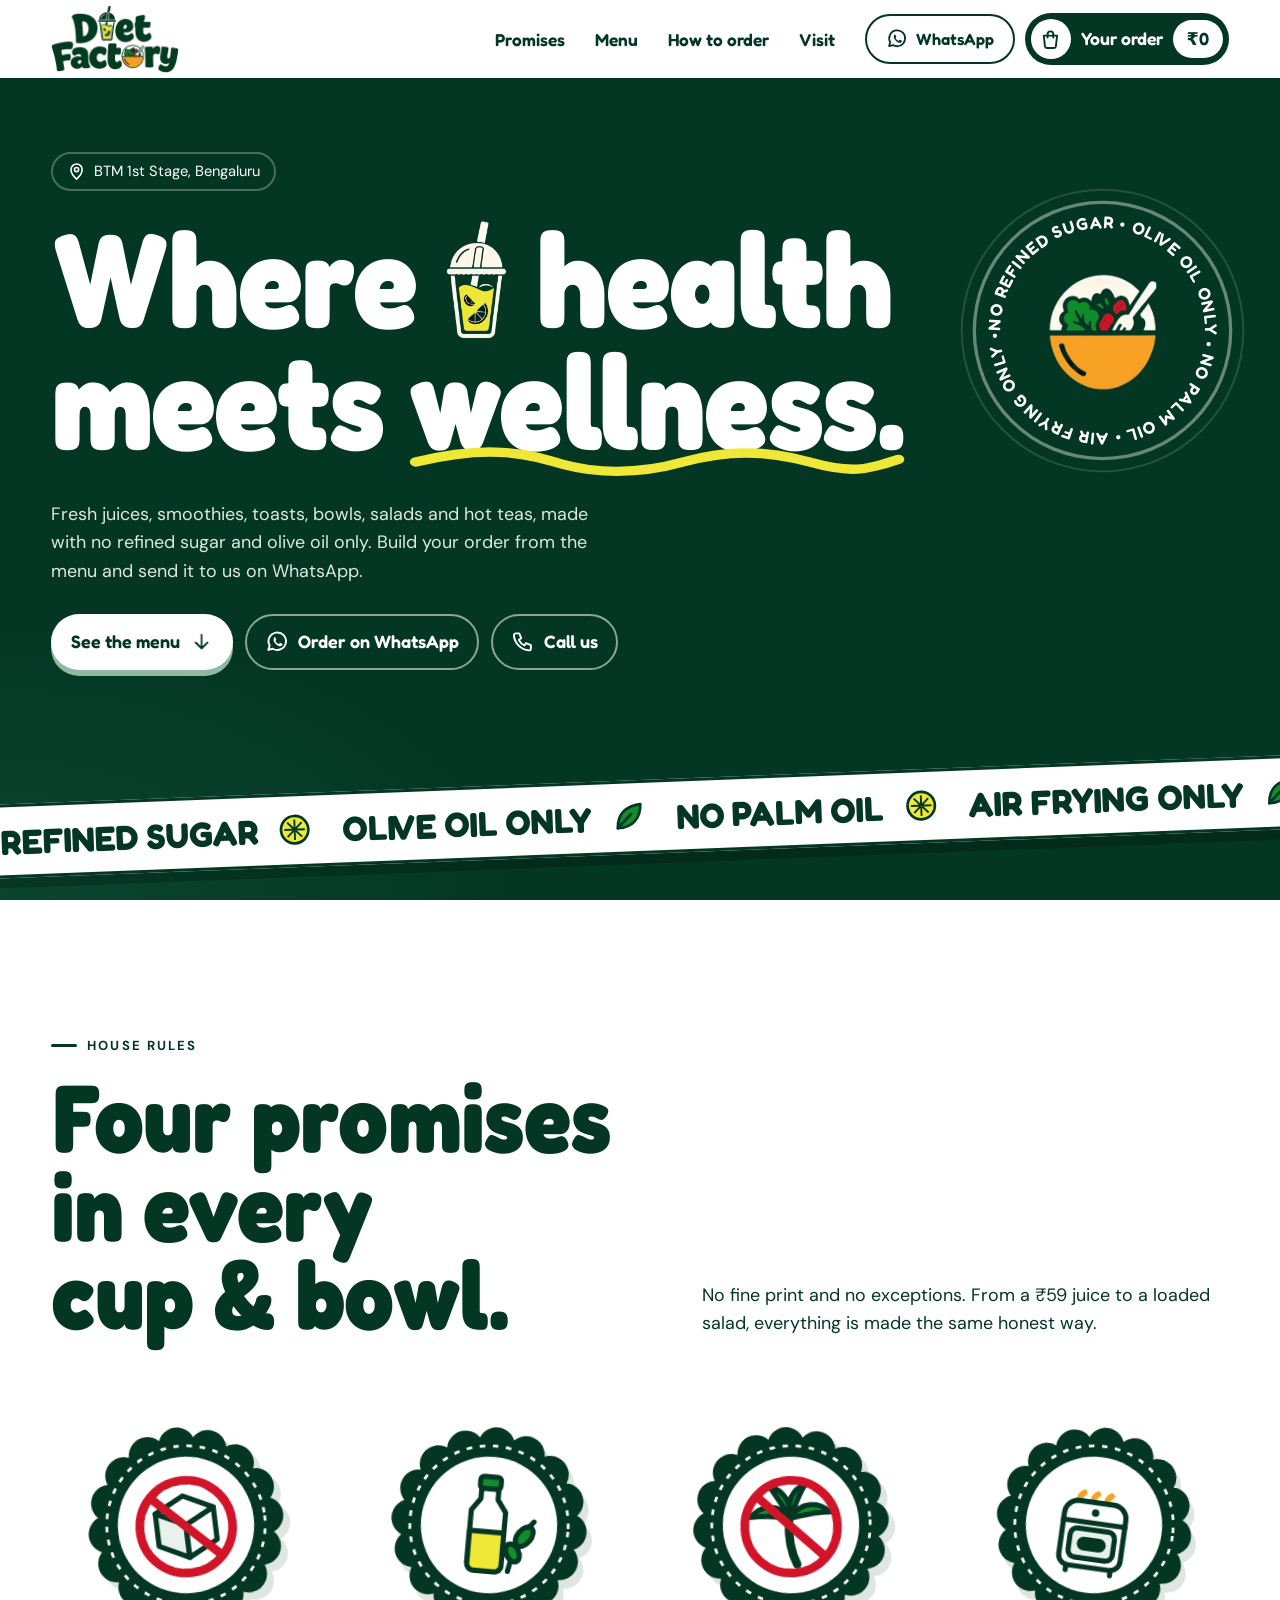
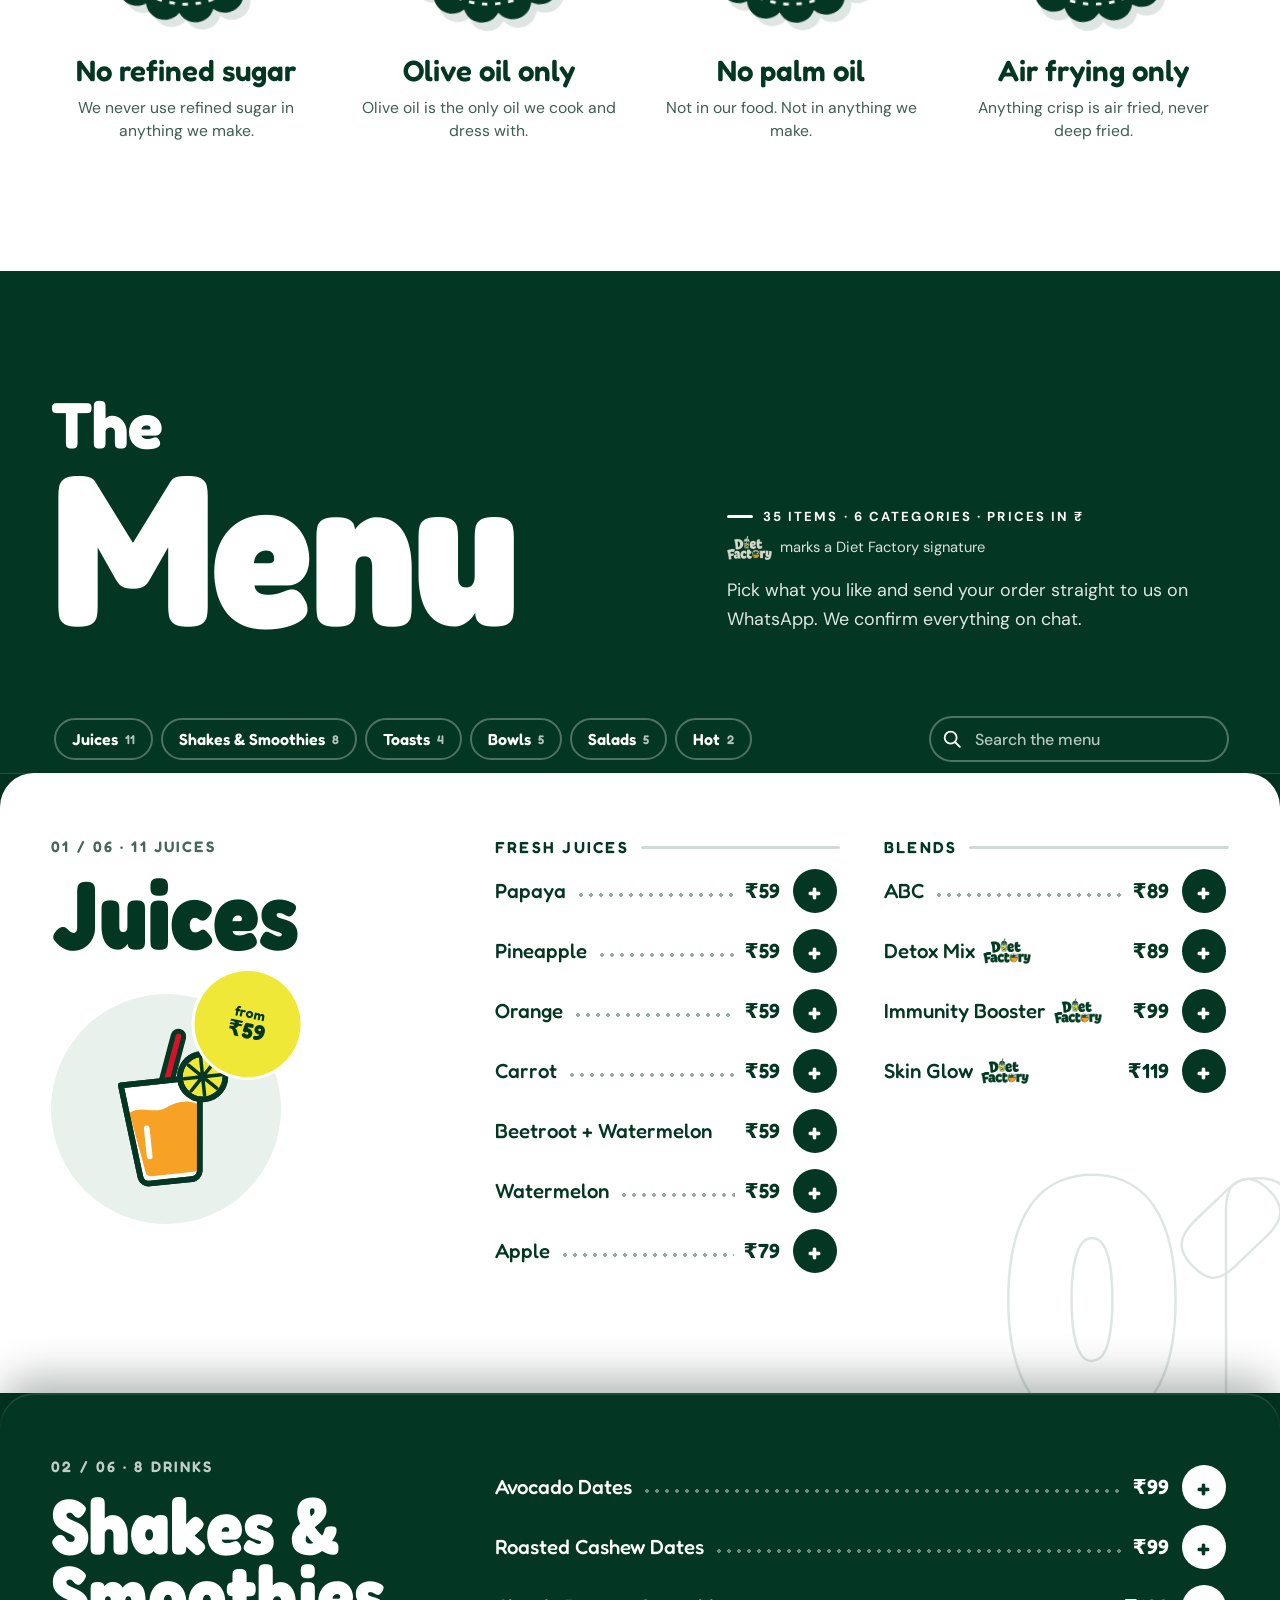
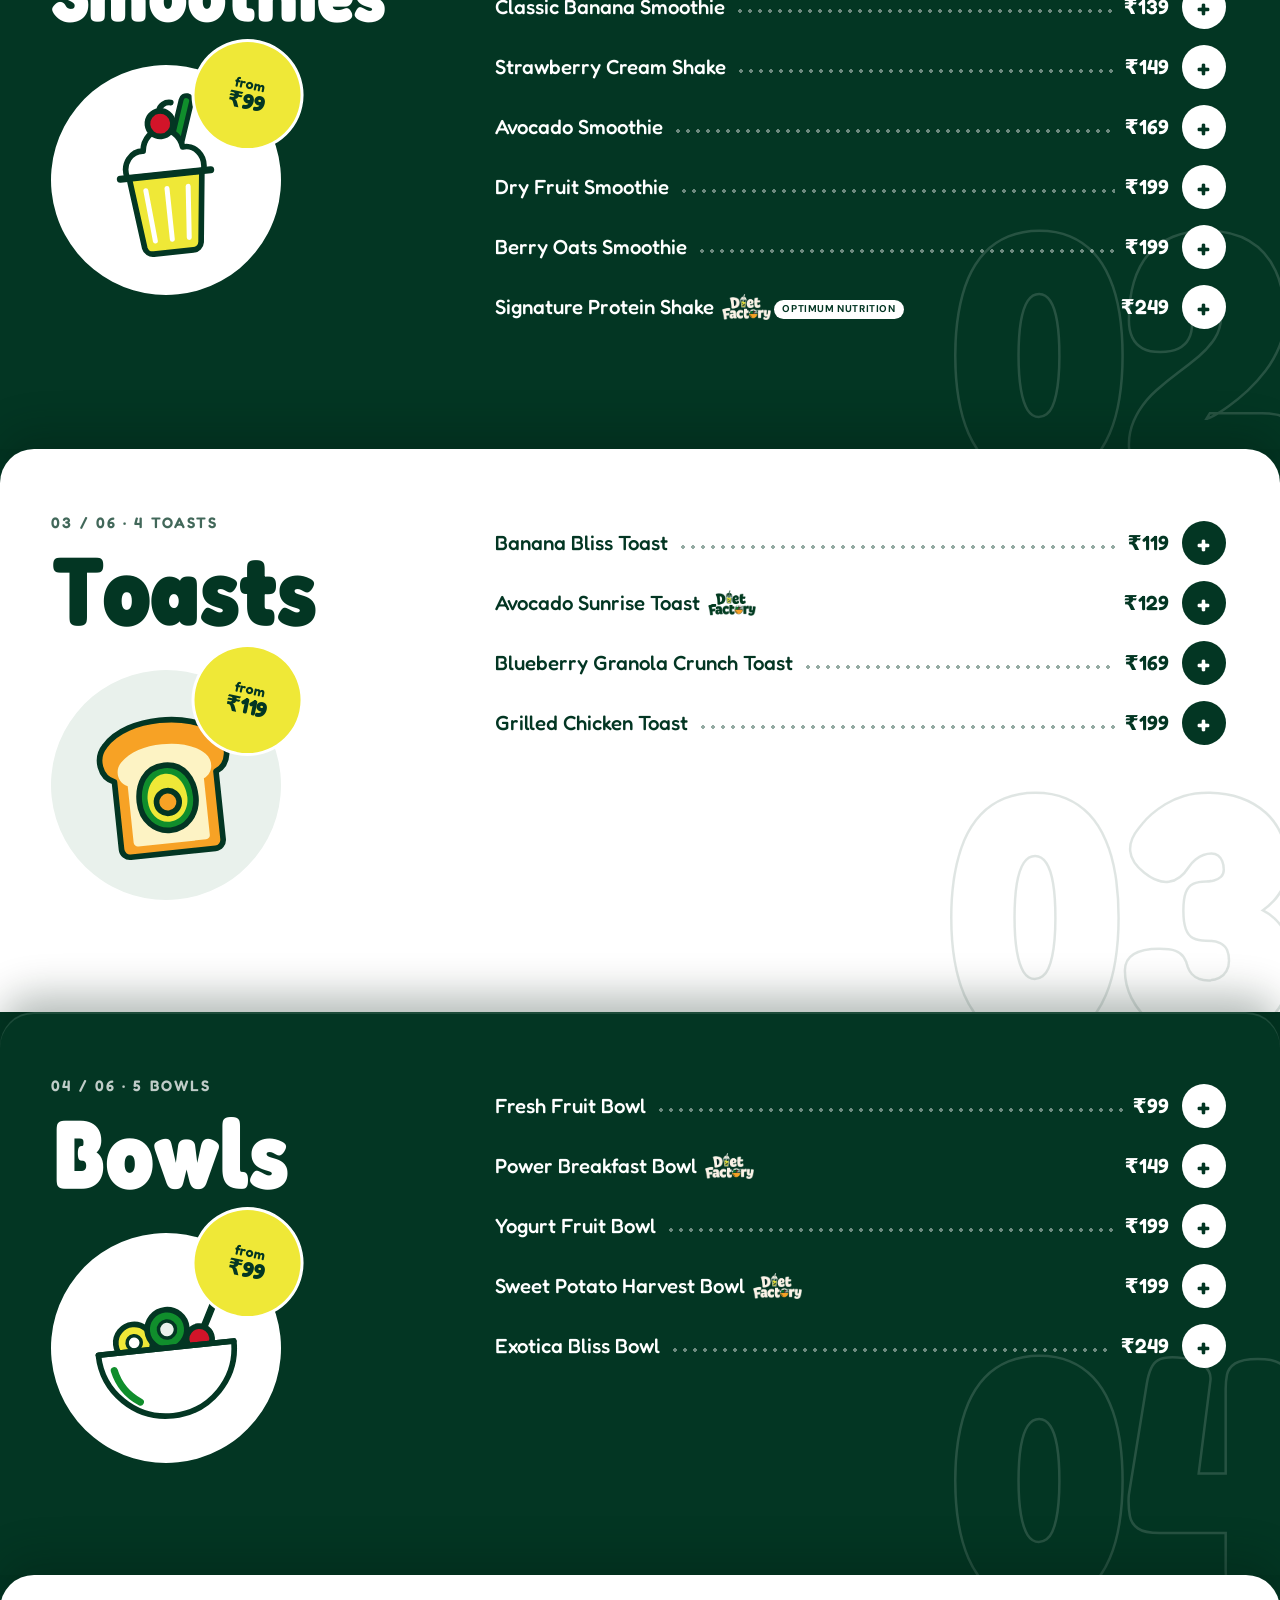
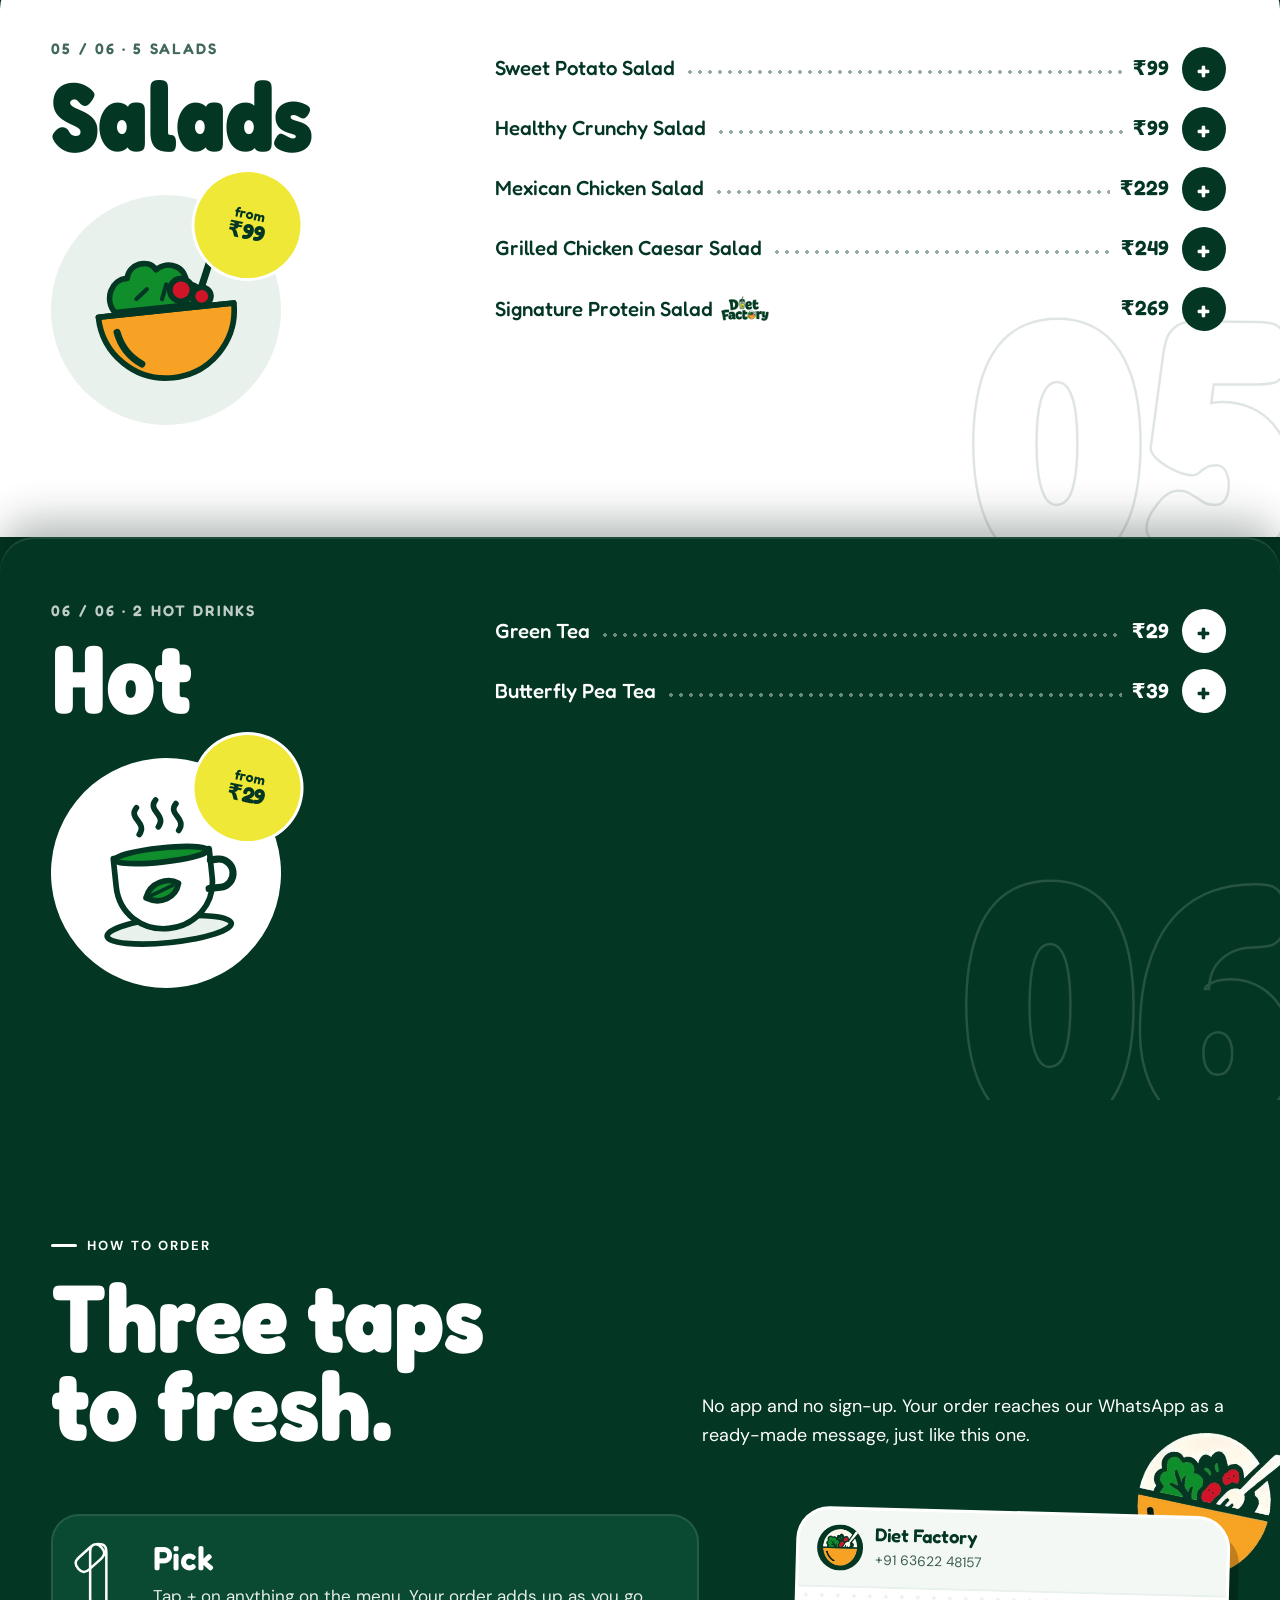
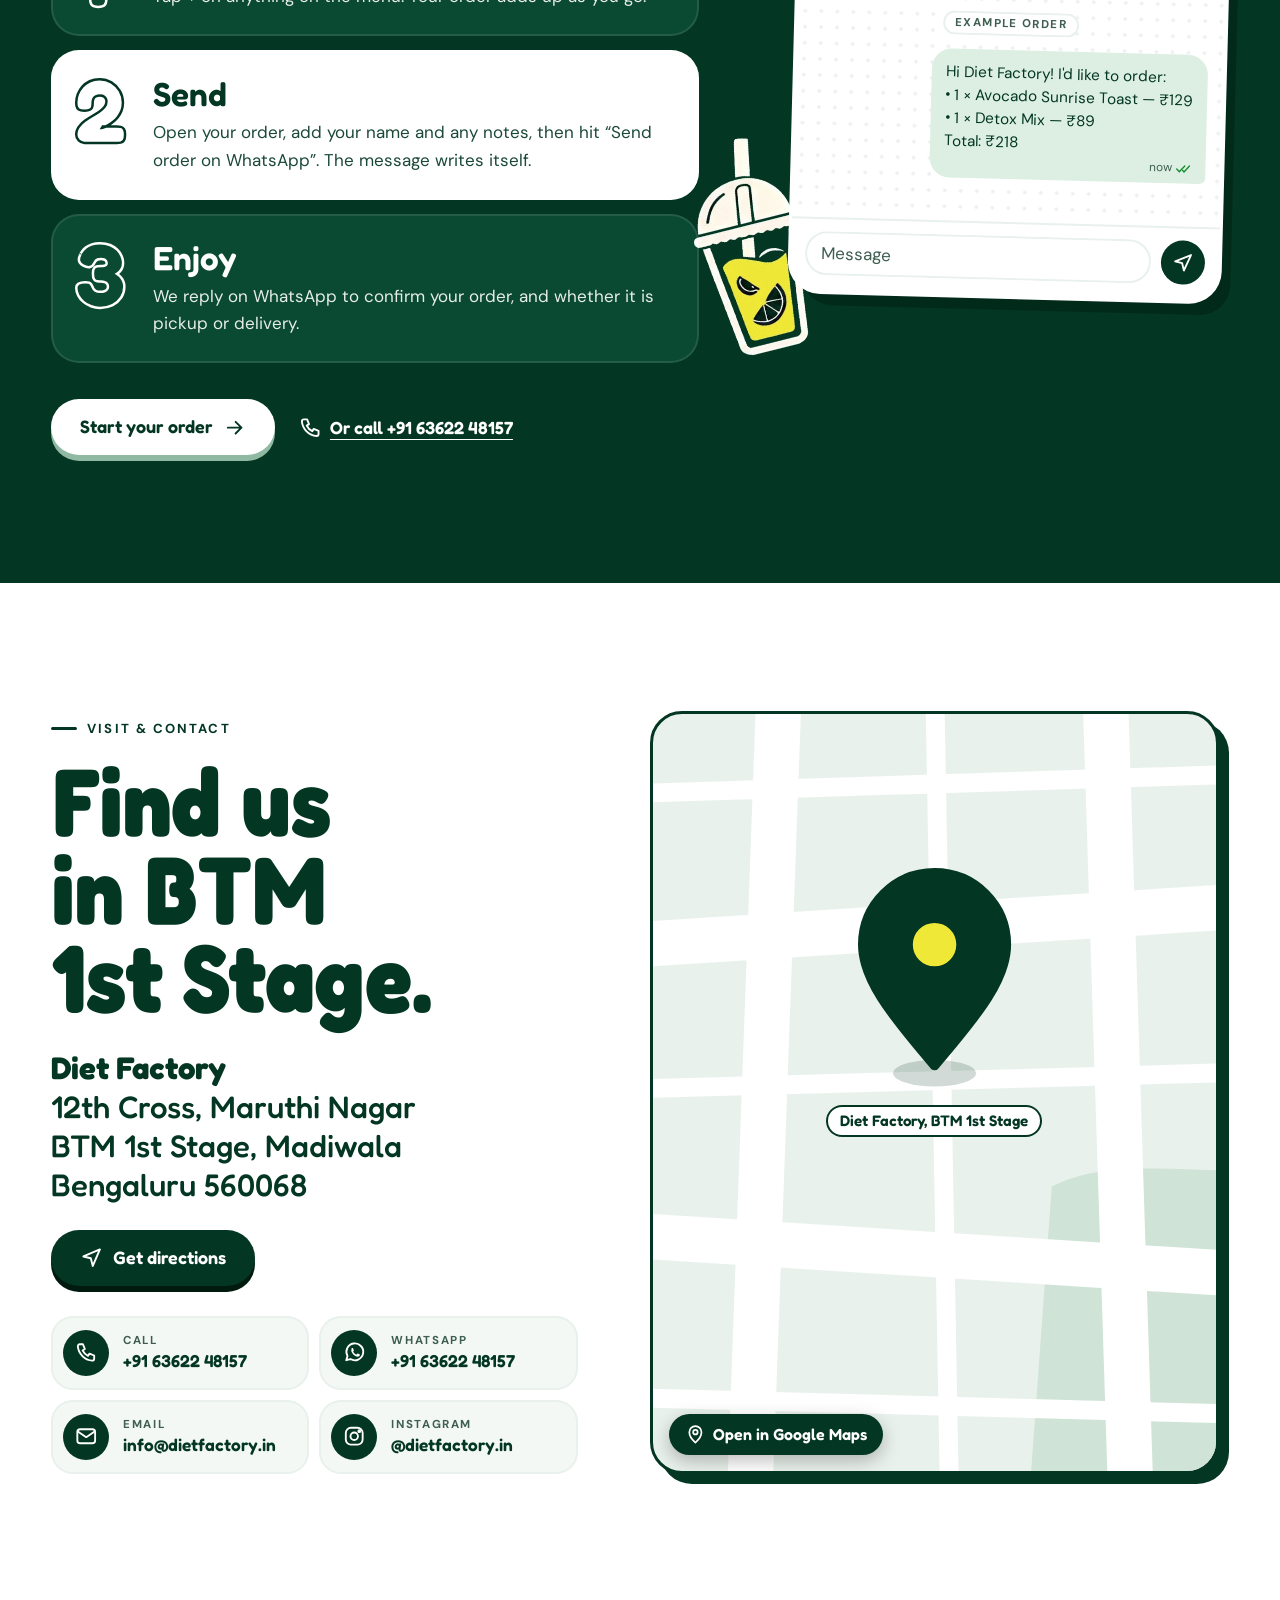
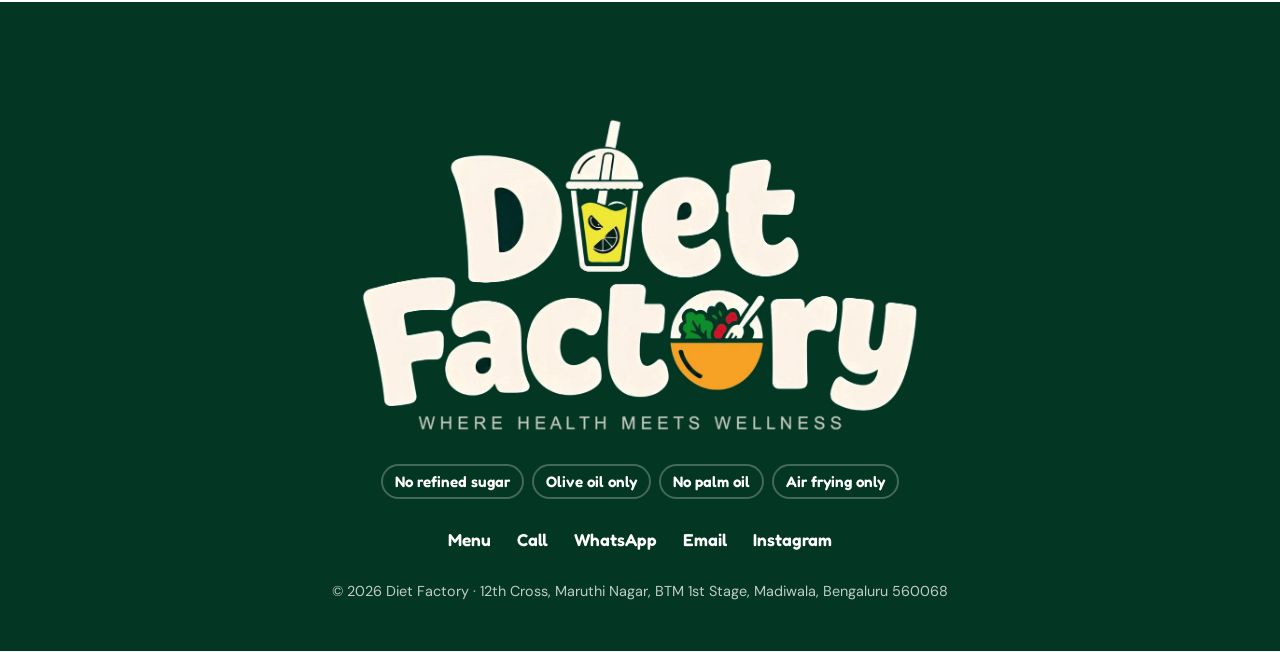
<file: index.html>
<!doctype html>
<html lang="en-IN">
<head>
<meta charset="utf-8">
<meta name="viewport" content="width=device-width,initial-scale=1,viewport-fit=cover">
<meta name="color-scheme" content="light">
<title>Diet Factory | Where health meets wellness · BTM 1st Stage, Bengaluru</title>
<meta name="description" content="Fresh juices, smoothies, toasts, bowls, salads and hot teas in BTM 1st Stage, Bengaluru. No refined sugar, olive oil only, no palm oil, air frying only. Build your order and send it on WhatsApp.">
<link rel="canonical" href="https://dietfactory.in/">
<meta name="theme-color" content="#033623">
<meta property="og:type" content="website">
<meta property="og:site_name" content="Diet Factory">
<meta property="og:locale" content="en_IN">
<meta property="og:url" content="https://dietfactory.in/">
<meta property="og:title" content="Diet Factory | Where health meets wellness">
<meta property="og:description" content="Fresh juices, smoothies, toasts, bowls, salads and hot teas in BTM 1st Stage, Bengaluru. Order on WhatsApp.">
<meta property="og:image" content="https://dietfactory.in/assets/og-image.jpg">
<meta property="og:image:width" content="1200">
<meta property="og:image:height" content="630">
<meta property="og:image:alt" content="Diet Factory logo: Where health meets wellness">
<meta name="twitter:card" content="summary_large_image">
<meta name="twitter:image" content="https://dietfactory.in/assets/og-image.jpg">
<link rel="icon" type="image/png" sizes="64x64" href="assets/favicon.png">
<link rel="apple-touch-icon" href="assets/apple-touch-icon.png">
<link rel="preload" as="image" href="assets/logo-green-wordmark.webp">
<link rel="preconnect" href="https://fonts.gstatic.com" crossorigin>
<link rel="stylesheet" href="https://fonts.googleapis.com/css2?family=DM+Sans:opsz,wght@9..40,400..700&family=Fredoka:wdth,wght@75..125,400..700&display=swap">
<script type="application/ld+json">{"@context":"https://schema.org","@type":"Restaurant","name":"Diet Factory","slogan":"Where health meets wellness","url":"https://dietfactory.in/","image":"https://dietfactory.in/assets/og-image.jpg","logo":"https://dietfactory.in/assets/icon-512.png","telephone":"+916362248157","email":"info@dietfactory.in","address":{"@type":"PostalAddress","streetAddress":"12th Cross, Maruthi Nagar, BTM 1st Stage, Madiwala","addressLocality":"Bengaluru","postalCode":"560068","addressRegion":"Karnataka","addressCountry":"IN"},"sameAs":["https://www.instagram.com/dietfactory.in/"],"servesCuisine":["Healthy food","Juices","Salads"],"priceRange":"₹","hasMap":"https://maps.app.goo.gl/jpncUrEu9LxP2L2U6"}</script>
<script>document.documentElement.classList.add('js')</script>
<style>
:root{--g:#033623;--g2:#0b4a32;--mint:#e9f1ec;--mist:#f4f8f5;--lemon:#efe837;--orange:#f7a225;--leaf:#108e2c;--tom:#d21429;--soft:#3d5e50;--navh:64px;--gut:16px;--fc:#033623;--fb:"DM Sans",system-ui,-apple-system,"Segoe UI",sans-serif;--fd:Fredoka,"Arial Rounded MT Bold",system-ui,sans-serif}@media(min-width:720px){:root{--gut:32px}}@media(min-width:960px){:root{--navh:80px;--gut:clamp(32px,4vw,64px)}}*,*::before,*::after{box-sizing:border-box}html{scroll-behavior:smooth;-webkit-text-size-adjust:100%}[hidden]{display:none!important}body{margin:0;background:#fff;color:var(--g);font:400 1.0625rem/1.6 var(--fb);-webkit-font-smoothing:antialiased}img,svg{display:block;max-width:100%}a{color:inherit}h1,h2,h3,h4{font-family:var(--fd);margin:0;line-height:1;text-wrap:balance}p{margin:0}.wrap{width:min(1320px,100% - 2*var(--gut));margin-inline:auto}.sr{position:absolute!important;width:1px;height:1px;overflow:hidden;clip-path:inset(50%);white-space:nowrap}:focus-visible{outline:3px solid var(--fc);outline-offset:3px}.dk{--fc:var(--lemon);background:var(--g);color:#fff}.ic{width:1.3em;height:1.3em;flex:none;fill:none;stroke:currentColor;stroke-width:2;stroke-linecap:round;stroke-linejoin:round}.skip{position:absolute;left:12px;top:-80px;z-index:99;background:#fff;color:var(--g);padding:10px 18px;border-radius:999px;font-weight:700}.skip:focus{top:12px}.btn{display:inline-flex;align-items:center;justify-content:center;gap:.55em;min-height:56px;padding:0 1.5em;border-radius:999px;border:2.5px solid transparent;font:600 1.12rem/1 var(--fd);text-decoration:none;cursor:pointer;transition:transform .15s,box-shadow .15s,background .2s;white-space:nowrap}.btn:active{transform:translateY(4px)}.bw{background:#fff;color:var(--g);box-shadow:0 6px 0 #8fb9a2}.bw:hover{transform:translateY(-2px);box-shadow:0 8px 0 #8fb9a2}.bw:active{box-shadow:0 2px 0 #8fb9a2}.bo{border-color:rgba(255,255,255,.55);background:none;color:#fff}.bo:hover{border-color:#fff;background:rgba(255,255,255,.08)}.bg{background:var(--g);color:#fff;box-shadow:0 6px 0 #011a10}.bg:hover{transform:translateY(-2px);box-shadow:0 8px 0 #011a10}.bg:active{box-shadow:0 2px 0 #011a10}.eye{display:inline-flex;align-items:center;gap:10px;font:700 .82rem/1 var(--fb);letter-spacing:.16em;text-transform:uppercase}.eye::before{content:"";width:26px;height:3px;border-radius:2px;background:currentColor}.eye+.h2{margin-top:18px}.h2{font:700 clamp(2.6rem,9vw,6rem)/.92 var(--fd);font-stretch:85%;letter-spacing:-.01em}.sec{padding:clamp(76px,10vw,140px) 0;scroll-margin-top:var(--navh)}.sh{display:grid;gap:18px;margin-bottom:clamp(44px,6vw,80px)}.lede{max-width:36rem;font-size:clamp(1.05rem,1.4vw,1.22rem)}.top{position:sticky;top:0;z-index:40;height:var(--navh);background:#fff;border-bottom:2px solid var(--g)}.nav{display:flex;align-items:center;gap:8px;height:100%}.brand{margin-right:auto;border-radius:8px}.brand img{height:calc(var(--navh) - 12px);width:auto}.nav ul{display:none;list-style:none;margin:0;padding:0;gap:2px}.nav ul a{display:block;padding:10px 14px;border-radius:999px;font:600 1.08rem var(--fd);text-decoration:none}.nav ul a:hover{background:var(--mint)}.ib{display:grid;place-items:center;width:44px;height:44px;border-radius:50%;border:2px solid var(--g);color:var(--g);text-decoration:none}.ib:hover{background:var(--mint)}.nwa{display:none}.bag{display:flex;align-items:center;justify-content:center;gap:10px;width:44px;height:44px;padding:0;border:0;border-radius:999px;background:var(--g);color:#fff;font:600 1.1rem/1 var(--fd);cursor:pointer}.bi{position:relative;display:grid;place-items:center;flex:none}.ct{position:absolute;top:-13px;right:-15px;min-width:22px;height:22px;padding:0 6px;border-radius:11px;background:var(--lemon);color:var(--g);font:700 .8rem/22px var(--fd);text-align:center;box-shadow:0 0 0 2px #fff}.bag .bt,.bag .bs{display:none;white-space:nowrap}.bag.e .ct{display:none}.bump{animation:bump .45s}@keyframes bump{40%{transform:scale(1.3) rotate(-10deg)}}.fly{position:fixed;z-index:60;width:28px;height:28px;pointer-events:none}.fly svg{width:100%;height:100%}.fbar{position:fixed;z-index:45;left:var(--gut);right:var(--gut);bottom:max(12px,env(safe-area-inset-bottom));display:flex;align-items:center;gap:12px;height:66px;padding:0 9px 0 11px;border:0;border-radius:24px;background:var(--g);color:#fff;text-align:left;cursor:pointer;box-shadow:0 0 0 3px #fff,0 16px 34px rgba(1,26,16,.42);transform:translateY(140%);visibility:hidden;transition:transform .45s cubic-bezier(.3,1.3,.5,1),visibility 0s .45s}.fbar.show{transform:none;visibility:visible;transition:transform .45s cubic-bezier(.3,1.3,.5,1)}.fbar .bi{width:44px;height:44px;border-radius:50%;background:#fff;color:var(--g)}.fbar .ct{top:-6px;right:-8px;box-shadow:none}.fbt{flex:1;min-width:0;display:grid;gap:3px}.fbt b{font:700 1.2rem/1 var(--fd)}.fbt small{font-size:.84rem;line-height:1.1;opacity:.85}.fbt b,.fbt small{white-space:nowrap;overflow:hidden;text-overflow:ellipsis}.fgo{display:inline-flex;align-items:center;gap:6px;height:48px;padding:0 15px;border-radius:17px;background:#fff;color:var(--g);font:600 1.02rem var(--fd);white-space:nowrap}@media(max-width:959px){html.hasbar{scroll-padding-bottom:96px}.bag .bi{color:#fff}}@media(min-width:960px){.fbar{display:none}.nav{gap:10px}.nav ul{display:flex;margin-right:6px}.ntel{display:none}.nwa{display:inline-flex;min-height:50px;padding:0 1.15em;font-size:1.02rem;box-shadow:none;border-color:var(--g);background:#fff;color:var(--g)}.nwa:hover{background:var(--mint)}.bag{width:auto;height:52px;padding:0 6px}.bag .bi{width:40px;height:40px;border-radius:50%;background:#fff;color:var(--g)}.bag .ct{top:-5px;right:-7px;box-shadow:none}.bag .bt,.bag .bs{display:block}.bag .bs{padding:10px 14px;border-radius:999px;background:#fff;color:var(--g)}.bag:hover{background:var(--g2)}}.hero{position:relative;overflow:clip;min-height:calc(100svh - var(--navh));display:flex;flex-direction:column;background:radial-gradient(60% 50% at 0 100%,#0a4530 0,transparent 70%),var(--g);padding-top:clamp(26px,4vw,52px)}.hero>.wrap{position:relative;flex:1;display:flex;flex-direction:column;justify-content:center}.pill{display:inline-flex;align-items:center;gap:8px;align-self:flex-start;padding:8px 14px;border:2px solid rgba(255,255,255,.28);border-radius:999px;font-size:.92rem;line-height:1.2}.hw{position:relative;--hf:clamp(3.3rem,18vw,6.2rem)}.mega{font:700 var(--hf)/.9 var(--fd);font-stretch:84%;letter-spacing:-.015em;margin:.28em 0 .32em;text-wrap:initial}.mega .w{display:block}.mega .l{display:block;animation:rise .9s cubic-bezier(.2,.8,.2,1) both}.mega .l+.l{animation-delay:.12s}.mega img{display:inline-block;height:.9em;width:auto;vertical-align:-.1em;margin:0 .02em}.sq{position:relative;display:inline-block;white-space:nowrap}.sq svg{position:absolute;left:0;right:0;bottom:-.1em;width:100%;height:.2em;overflow:visible}.sq path{stroke-dasharray:420;stroke-dashoffset:420;animation:draw 1.1s .7s cubic-bezier(.6,0,.2,1) forwards}@keyframes draw{to{stroke-dashoffset:0}}@keyframes rise{from{transform:translateY(.45em);opacity:0}}.hero .lede{color:rgba(255,255,255,.88)}.ctas{display:grid;grid-template-columns:1fr 1fr;gap:14px 12px;margin-top:28px}.ctas .btn:first-child{grid-column:1/-1}.ctas .btn{padding:0 1em}@media(max-width:419px){.hm{display:none}}.badge{position:absolute;right:0;top:1.17em;font-size:var(--hf);width:1.85em;aspect-ratio:1;border-radius:50%;background:var(--g);box-shadow:0 0 0 .025em rgba(255,255,255,.4),0 0 0 .1em var(--g),0 0 0 .115em rgba(255,255,255,.14)}.badge svg{position:absolute;inset:0;width:100%;height:100%;animation:spin 30s linear infinite}.badge text{font:600 13.4px var(--fd);fill:#fff;letter-spacing:.02em}.badge img{position:absolute;left:28%;top:27%;width:44%;height:auto}@media(min-width:720px){.hw{--hf:calc((100vw - 2*var(--gut))/6.75)}.mega{margin:.2em 0 .3em}.mega .w{display:inline}.badge{top:auto;bottom:calc(100% - .05em);width:1.5em}}@media(min-width:960px){.hw{--hf:min(10.4vw,10.6rem)}.badge{top:-.1em;bottom:auto;width:1.9em}}@keyframes spin{to{rotate:360deg}}.mqw{position:relative;padding:34px 0 46px;margin-top:clamp(30px,5vw,56px)}.mq{width:112%;margin-left:-6%;rotate:-2.2deg;background:#fff;color:var(--g);border-block:3px solid var(--g);overflow:hidden;box-shadow:0 10px 0 rgba(0,0,0,.2)}.mqt{display:flex;width:max-content}.js .mqt{animation:mq 40s linear infinite}.mqt span{display:flex;align-items:center;gap:.6em;padding:.48em .3em .48em .6em;font:700 clamp(1.35rem,2.7vw,2.3rem)/1 var(--fd);text-transform:uppercase;white-space:nowrap}.mqt svg{width:.95em;height:.95em}@keyframes mq{to{transform:translateX(-50%)}}@media(min-width:960px){.ctas{display:flex;flex-wrap:wrap}}.prom{overflow:clip}.pl4{list-style:none;margin:0;padding:0;display:grid;grid-template-columns:repeat(2,minmax(0,1fr));gap:44px 14px}.pl4 li{display:grid;justify-items:center;align-content:start;gap:10px;text-align:center;--d:0s}.pl4 li:nth-child(2){--d:.1s}.pl4 li:nth-child(3){--d:.2s}.pl4 li:nth-child(4){--d:.3s}.st{position:relative;width:min(100%,220px);aspect-ratio:1;color:var(--g);rotate:var(--r);filter:drop-shadow(6px 8px 0 rgba(3,54,35,.13));transition:rotate .5s cubic-bezier(.3,1.7,.5,1)}.pl4 li:hover .st{rotate:0deg}.st svg{position:absolute;inset:0;width:100%;height:100%}.st .pi{inset:25%;width:50%;height:50%;stroke:#033623;stroke-width:3}.pi,.ill svg,.empty svg{stroke-linejoin:round;stroke-linecap:round}.pl4 h3{font:600 clamp(1.3rem,2.3vw,1.85rem)/1.05 var(--fd);margin-top:10px}.pl4 p{max-width:25ch;color:var(--soft);font-size:.98rem;line-height:1.5}@media(min-width:960px){.pl4{grid-template-columns:repeat(4,minmax(0,1fr));gap:32px}.prom .sh{grid-template-columns:1.2fr 1fr;align-items:end}}.mni{padding:clamp(76px,10vw,128px) 0 clamp(48px,6vw,72px)}.mni .wrap{display:grid;gap:22px}.mega2{font:700 clamp(4.6rem,24vw,13.5rem)/.8 var(--fd);font-stretch:78%;letter-spacing:-.02em}.mega2 small{display:block;font-size:.3em;font-stretch:100%;letter-spacing:0;margin-bottom:.15em}.mni .lede{color:rgba(255,255,255,.88)}.mni .lede b{color:#fff}@media(min-width:960px){.mni .wrap{grid-template-columns:1.25fr 1fr;align-items:end;gap:48px}}.chips{position:sticky;top:var(--navh);z-index:30;background:var(--g);box-shadow:0 1px 0 rgba(255,255,255,.14);--fc:var(--lemon)}.cb{position:relative;display:flex;align-items:center;gap:8px;max-width:calc(1320px + 2*var(--gut));margin:0 auto;padding:10px var(--gut)}.cb nav{flex:1;min-width:0}.chips ul{position:relative;display:flex;gap:8px;overflow-x:auto;scrollbar-width:none;list-style:none;margin:0;padding:3px 40px 3px 3px;-webkit-mask-image:linear-gradient(90deg,#000 calc(100% - 44px),transparent);mask-image:linear-gradient(90deg,#000 calc(100% - 44px),transparent)}.chips ul::-webkit-scrollbar{display:none}.chips a{display:flex;align-items:center;gap:7px;height:42px;padding:0 16px;border-radius:999px;border:2px solid rgba(255,255,255,.3);color:#fff;font:600 1rem var(--fd);text-decoration:none;white-space:nowrap;transition:background .2s,color .2s,opacity .2s}.chips a span{font-size:.78em;opacity:.7}.chips a:hover{border-color:#fff}.chips a[aria-current]{background:#fff;color:var(--g);border-color:#fff}.chips a.off{opacity:.35}.srch{position:relative;flex:none;width:46px;height:46px;color:#fff}.srch input{width:100%;height:100%;padding:0 0 0 44px;border:2px solid rgba(255,255,255,.3);border-radius:999px;background:var(--g);color:#fff;font:500 1rem var(--fb);outline:0;-webkit-appearance:none;appearance:none}.srch input::placeholder{color:rgba(255,255,255,.72)}.srch input:focus{border-color:var(--lemon)}.srch input::-webkit-search-cancel-button{display:none}.srch>.ic{position:absolute;left:12px;top:12px;pointer-events:none}.sclr{position:absolute;right:6px;top:6px;display:none;place-items:center;width:34px;height:34px;padding:0;border:0;border-radius:50%;background:rgba(255,255,255,.16);color:#fff;cursor:pointer}.sclr .ic{width:18px;height:18px}.srch.q .sclr{display:grid}.srch.q input{padding-right:46px}html:not(.js) .srch,html:not(.js) .bag{display:none}@media(max-width:959px){.srch input{cursor:pointer;color:transparent}.srch input::placeholder{color:transparent}.srch:focus-within,.srch.q{position:absolute;left:var(--gut);right:var(--gut);width:auto;z-index:2}.srch:focus-within input,.srch.q input{cursor:text;color:#fff}.srch:focus-within input::placeholder{color:rgba(255,255,255,.72)}}@media(min-width:960px){.srch{width:min(300px,26vw)}}.nores{padding:64px var(--gut) 110px;text-align:center;color:#fff}.nores p{max-width:30ch;margin:0 auto 24px;font-size:1.1rem}.nores b{display:block;font:700 clamp(2rem,6vw,3rem)/1 var(--fd);margin-bottom:12px}.nores div{display:flex;flex-wrap:wrap;justify-content:center;gap:12px}.stack{background:var(--g)}.anc{display:block;scroll-margin-top:calc(var(--navh) + 66px)}.pn{position:relative;overflow:clip;border-radius:34px 34px 0 0;box-shadow:0 -16px 40px rgba(1,26,16,.3)}.js .pn{position:sticky}.pw{background:#fff;color:var(--g)}.pg{background:var(--g);color:#fff;--fc:var(--lemon);box-shadow:0 -16px 40px rgba(1,26,16,.3),inset 0 2px 0 rgba(255,255,255,.1)}.pn>.wrap{position:relative;z-index:1;display:grid;gap:30px;padding:clamp(36px,5vw,64px) 0 clamp(96px,9vw,112px)}.ph{display:grid;grid-template-columns:minmax(0,1fr) auto;align-items:end;gap:10px 14px}.pnum{grid-column:1/-1;font:600 .95rem var(--fd);letter-spacing:.14em;text-transform:uppercase;opacity:.75}.ph h3{font:700 clamp(2.9rem,13.5vw,7.4rem)/.86 var(--fd);font-stretch:80%;letter-spacing:-.01em}.ill{position:relative;width:clamp(100px,27vw,230px);aspect-ratio:1;border-radius:50%;background:var(--mint);display:grid;place-items:center;rotate:-6deg}.pg .ill{background:#fff}.ill>svg{width:74%;height:74%;stroke:#033623;stroke-width:4}.from{position:absolute;right:0;top:-10%;width:46%;aspect-ratio:1;border-radius:50%;background:var(--lemon);color:var(--g);display:grid;place-content:center;text-align:center;rotate:18deg;font:600 clamp(.62rem,1.1vw,.9rem)/1 var(--fd);box-shadow:0 0 0 3px #fff}.from b{display:block;font-size:1.55em;font-weight:700}.bd{display:grid;gap:30px;align-content:start}.bd h4{display:flex;align-items:center;gap:12px;font:600 1rem var(--fd);letter-spacing:.14em;text-transform:uppercase;margin-bottom:4px}.bd h4::after{content:"";flex:1;height:3px;border-radius:2px;background:currentColor;opacity:.18}.bd ul{list-style:none;margin:0;padding:0}.bd li{display:flex;align-items:center;gap:10px;min-height:60px;padding:5px 0}.bd li>span{font:500 clamp(1.08rem,1.6vw,1.36rem)/1.2 var(--fd)}.bd li::after{content:"";order:1;flex:1 1 26px;min-width:26px;height:6px;margin-top:.45em;background:radial-gradient(circle,currentColor 1.7px,transparent 2.1px) 0 50%/10px 6px repeat-x;opacity:.42}.bd li>b{order:2}.bd .q{order:3}.bd li.w2>:first-child{flex:1;text-wrap:balance}.bd li.w2::after{display:none}.bd li>b{font:600 clamp(1.08rem,1.6vw,1.36rem)/1 var(--fd);white-space:nowrap}.bd li>b.ask{font-size:.95rem;padding:6px 10px;border-radius:999px;border:2px dashed currentColor}.q{display:inline-flex;align-items:center;flex:none;gap:2px;padding:3px;border-radius:999px;transition:background .2s}.q:not(.z){background:var(--mint)}.pg .q:not(.z){background:rgba(255,255,255,.14)}.q button{display:grid;place-items:center;width:44px;height:44px;padding:0;border:0;border-radius:50%;background:transparent;color:inherit;font:600 1.6rem/1 var(--fd);cursor:pointer;transition:transform .15s}.q button:active{transform:scale(.88)}.q .pl{background:var(--g);color:#fff}.pg .q .pl{background:#fff;color:var(--g)}.q .mi:hover{background:rgba(3,54,35,.08)}.pg .q .mi:hover{background:rgba(255,255,255,.12)}.q output{min-width:1.4em;text-align:center;font:600 1.12rem var(--fd)}@media(max-width:420px){.bd li{gap:8px}}.q.z .mi,.q.z output{display:none}@media(min-width:960px){.pn>.wrap{grid-template-columns:minmax(0,4fr) minmax(0,8fr);gap:clamp(40px,6vw,104px);align-items:start}.ph{grid-template-columns:1fr;align-items:start;gap:16px}.ph h3{font-size:clamp(3rem,7.6vw,7.4rem)}.ph h3.long{font-size:clamp(2.8rem,6.1vw,6rem)}.ill{margin-top:22px}.from{right:-12%;top:-6%}}.stack{counter-reset:pn}.anc{counter-increment:pn}@media(min-width:960px){.pn::before{content:"0" counter(pn);position:absolute;right:-.03em;bottom:-.2em;font:700 clamp(12rem,27vw,26rem)/1 var(--fd);font-stretch:78%;letter-spacing:-.03em;color:transparent;-webkit-text-stroke:2.5px var(--g);opacity:.12;pointer-events:none}.pg::before{-webkit-text-stroke-color:#fff;opacity:.14}}@media(min-width:1100px){.bd.two{grid-template-columns:1fr 1fr;gap:44px}}.how{position:relative;overflow:clip}.hg{display:grid;gap:56px}.hg .sh{margin:0}.steps{list-style:none;margin:0;padding:0;display:grid;gap:14px}.steps li{display:grid;grid-template-columns:auto minmax(0,1fr);gap:4px 22px;align-items:start;padding:24px 24px 26px;border-radius:28px;background:var(--g2);box-shadow:inset 0 0 0 2px rgba(255,255,255,.1)}.steps li:nth-child(2){background:#fff;color:var(--g)}.steps .n{font:700 clamp(4.2rem,7vw,5.6rem)/.8 var(--fd);min-width:.62em;color:transparent;-webkit-text-stroke:2.5px #fff}.steps li:nth-child(2) .n{-webkit-text-stroke-color:var(--g)}.steps h3{font:600 clamp(1.7rem,2.6vw,2.2rem)/1 var(--fd);margin:4px 0 8px}.steps p{opacity:.9}.hcta{display:flex;flex-wrap:wrap;align-items:center;gap:14px 24px;margin-top:36px}.hcta a.tl{font:600 1.1rem var(--fd);display:inline-flex;align-items:center;gap:8px;text-underline-offset:5px}.chw{position:relative;width:min(100%,440px);margin:0 auto;padding:0 6px}.deco{position:absolute;z-index:0;width:auto;pointer-events:none}.d1{height:150px;left:-34px;bottom:-46px;rotate:-14deg}.d2{height:104px;right:-26px;top:-58px;rotate:12deg}.chat{position:relative;z-index:1;margin:0;background:#fff;color:var(--g);border-radius:30px;overflow:hidden;rotate:1.5deg;box-shadow:0 0 0 3px #fff,12px 14px 0 rgba(0,0,0,.22)}.cht{display:flex;align-items:center;gap:12px;padding:14px 18px;background:var(--mist);border-bottom:2px solid var(--mint)}.cht img{width:46px;height:46px;border-radius:50%}.cht b{display:block;font:600 1.15rem/1.15 var(--fd)}.cht small{font-size:.86rem;color:var(--soft)}.chb{display:flex;flex-direction:column;gap:14px;min-height:230px;padding:20px 16px;background:#fff radial-gradient(circle,rgba(3,54,35,.07) 1.5px,transparent 2px) 0 0/16px 16px}.chl{align-self:center;padding:5px 12px;border-radius:999px;background:#fff;box-shadow:inset 0 0 0 2px var(--mint);font:700 .72rem/1.2 var(--fb);letter-spacing:.12em;text-transform:uppercase;color:var(--soft)}.bub{align-self:flex-end;max-width:94%;padding:12px 14px 6px;border-radius:20px 20px 6px 20px;background:#dcefe2;font-size:.95rem;line-height:1.5;white-space:pre-line;overflow-wrap:anywhere}.bub small{display:flex;justify-content:flex-end;align-items:center;gap:3px;margin-top:2px;font-size:.74rem;color:var(--soft)}.bub small .ic{width:16px;height:16px;color:var(--leaf)}.chf{display:flex;gap:10px;align-items:center;padding:12px 14px 16px;border-top:2px solid var(--mint)}.chf span{flex:1;display:flex;align-items:center;height:44px;padding:0 16px;border-radius:999px;box-shadow:inset 0 0 0 2px var(--mint);color:var(--soft)}.chf i{display:grid;place-items:center;width:44px;height:44px;border-radius:50%;background:var(--g);color:#fff}@media(min-width:960px){.hg{grid-template-columns:minmax(0,1fr) minmax(380px,440px);gap:64px clamp(56px,7vw,112px);align-items:start}.hg .sh{grid-column:1/-1;grid-template-columns:1.2fr 1fr;align-items:end}.chw{grid-column:2;grid-row:2;margin-top:14px}.hs{grid-column:1;grid-row:2}.d1{height:220px;left:-96px;bottom:-60px}.d2{height:150px;right:-44px;top:-84px}.chw{margin:0}}.vg{display:grid;gap:44px}address{font:500 clamp(1.4rem,2.5vw,1.95rem)/1.25 var(--fd);font-style:normal;margin:26px 0}address strong{font-weight:700}.cl{list-style:none;margin:30px 0 0;padding:0;display:grid;gap:10px}.cl a{display:flex;align-items:center;gap:14px;min-height:74px;padding:12px 16px 12px 12px;border-radius:22px;background:var(--mist);box-shadow:inset 0 0 0 2px var(--mint);text-decoration:none;transition:box-shadow .2s,transform .2s}.cl a:hover{box-shadow:inset 0 0 0 2.5px var(--g);transform:translateY(-2px)}.cl .i{display:grid;place-items:center;width:46px;height:46px;flex:none;border-radius:50%;background:var(--g);color:#fff}.cl span{min-width:0;font:600 1.08rem/1.2 var(--fd);overflow-wrap:anywhere}.cl small{display:block;margin-bottom:3px;font:700 .72rem var(--fb);letter-spacing:.14em;text-transform:uppercase;color:var(--soft)}.map{position:relative;min-height:380px;margin-right:6px;border-radius:32px;overflow:hidden;border:3px solid var(--g);box-shadow:6px 6px 0 var(--g);background:var(--mint)}.mfb{position:absolute;inset:0;width:100%;height:100%}.mlb{position:absolute;left:50%;top:calc(50% + 12px);translate:-50% 0;padding:7px 14px;border-radius:999px;background:#fff;box-shadow:inset 0 0 0 2px var(--g);font:600 .95rem/1.2 var(--fd);white-space:nowrap}.map iframe{position:absolute;inset:0;width:100%;height:100%;border:0}.map .mp{position:absolute;inset:auto auto 16px 16px;display:flex;align-items:center;gap:8px;padding:10px 16px;border-radius:999px;background:var(--g);color:#fff;font:600 1rem var(--fd);text-decoration:none;box-shadow:0 6px 18px rgba(0,0,0,.25)}@media(min-width:600px){.cl{grid-template-columns:1fr 1fr}}@media(min-width:960px){.vg{grid-template-columns:minmax(0,1fr) minmax(0,1.1fr);gap:72px;align-items:stretch}.map{min-height:560px;margin-right:10px;box-shadow:10px 10px 0 var(--g)}}.ft{padding:clamp(70px,9vw,120px) 0 calc(48px + env(safe-area-inset-bottom));text-align:center}.hasbar .ft{padding-bottom:calc(112px + env(safe-area-inset-bottom))}.ft .wrap{display:grid;justify-items:center;gap:30px}.flogo{width:min(560px,88%);height:auto}.ft ul{display:flex;flex-wrap:wrap;justify-content:center;gap:6px 26px;list-style:none;margin:0;padding:0;font:600 1.08rem var(--fd)}.ft ul a{text-decoration:none}.ft ul a:hover{text-decoration:underline;text-underline-offset:5px}.fp{display:flex;flex-wrap:wrap;justify-content:center;gap:8px}.fp span{padding:8px 14px;border-radius:999px;box-shadow:inset 0 0 0 2px rgba(255,255,255,.25);font:600 .95rem var(--fd)}.ft small{font-size:.9rem;color:rgba(255,255,255,.75)}@media(min-width:960px){.hasbar .ft{padding-bottom:48px}}html:has(.cart[open]){overflow:hidden}.cart{padding:0;border:0;color:var(--g);background:#fff;width:100%;max-width:100%;max-height:92dvh;margin:auto 0 0;border-radius:28px 28px 0 0;overflow:hidden}.cart[open]{display:flex;animation:up .4s cubic-bezier(.2,.9,.3,1)}.cart::backdrop{background:rgba(1,26,16,.6)}@keyframes up{from{transform:translateY(100%)}}@keyframes side{from{transform:translateX(100%)}}.ci{display:flex;flex-direction:column;width:100%;min-height:0}.chd{display:flex;align-items:center;justify-content:space-between;gap:12px;padding:20px 20px 16px;background:var(--g);color:#fff;--fc:var(--lemon)}.chd h2{font:700 2rem/1 var(--fd)}.chd p{font-size:.92rem;opacity:.8;margin-top:4px}.x{display:grid;place-items:center;width:46px;height:46px;flex:none;border-radius:50%;border:2px solid rgba(255,255,255,.5);background:transparent;color:#fff;cursor:pointer}.x:hover{background:rgba(255,255,255,.12)}.cbd{flex:1;min-height:0;overflow:auto;padding:6px 20px 22px}.cl2{list-style:none;margin:0;padding:0}.cl2 li{display:grid;grid-template-columns:minmax(0,1fr) auto auto;align-items:center;gap:6px 10px;padding:14px 0;border-bottom:2px dashed var(--mint)}.cl2 .nm{font:600 1.12rem/1.2 var(--fd)}.cl2 small{display:block;color:var(--soft);font-size:.88rem}.cl2 .lt{min-width:3.6em;font:600 1.12rem var(--fd);text-align:right}.empty{display:none;padding:34px 0 10px;text-align:center}.empty svg{width:96px;height:96px;margin:0 auto 14px;stroke:#033623;stroke-width:4}.empty p{font:600 1.25rem/1.3 var(--fd);margin-bottom:6px}.empty a{font-weight:700}.cart.e .empty{display:block}.cart.e .fl,.cart.e .cl2{display:none}.fl{display:grid;gap:14px;margin-top:20px}.fl label{display:grid;gap:6px;font:600 1rem var(--fd)}.fl label span{font:400 .85rem var(--fb);color:var(--soft)}.fl input,.fl textarea{width:100%;padding:12px 14px;border:2px solid #c9dccf;border-radius:16px;font:inherit;font:400 1rem/1.4 var(--fb);color:var(--g);background:var(--mist);resize:vertical}.fl input:focus,.fl textarea:focus{outline:none;border-color:var(--g);background:#fff}.cft{padding:16px 20px calc(16px + env(safe-area-inset-bottom));background:var(--mist);border-top:2px solid var(--mint)}.tot{display:flex;justify-content:space-between;align-items:baseline;font:600 1.15rem var(--fd)}.tot strong{font-size:1.9rem;font-weight:700}.tn{font-size:.88rem;color:var(--soft);min-height:1.2em}.send{width:100%;margin-top:12px}.send[aria-disabled=true]{opacity:.45;box-shadow:none;cursor:not-allowed;transform:none}.cr{display:flex;justify-content:space-between;align-items:center;gap:6px 12px;flex-wrap:wrap;margin-top:12px;font-size:.86rem;color:var(--soft)}.lnk{padding:8px 2px;border:0;background:none;color:var(--g);font:600 1rem var(--fd);text-decoration:underline;text-underline-offset:4px;cursor:pointer}.cart.e .lnk{display:none}@media(min-width:720px){.cart{margin:0 0 0 auto;width:min(460px,100%);height:100dvh;max-height:100dvh;border-radius:28px 0 0 28px}.cart[open]{animation-name:side}}@media(prefers-reduced-motion:no-preference){.io .st{transition:scale .7s cubic-bezier(.3,1.6,.5,1) var(--d),opacity .3s var(--d),rotate .5s cubic-bezier(.3,1.7,.5,1)}.io li:not(.in) .st{scale:.4;opacity:0}}@media(prefers-reduced-motion:reduce){*,*::before,*::after{animation:none!important;transition:none!important;scroll-behavior:auto!important}.sq path{stroke-dashoffset:0}}
.bd li>span .sig{display:inline-block;height:1.25em;width:auto;margin:0 0 0 .4em;vertical-align:-.28em}.onb{display:inline-block;margin-left:.4em;padding:2px 8px;border-radius:999px;font:700 .62rem/1.5 var(--fb);letter-spacing:.06em;text-transform:uppercase;vertical-align:.2em;background:#fff;color:var(--g);white-space:nowrap}.pw .onb{background:var(--g);color:#fff}.sigkey{display:flex;align-items:center;gap:8px;margin-top:10px;font-size:.92rem;opacity:.85}.sigkey img{height:24px;width:auto}</style>
</head>
<body>
<svg width="0" height="0" style="position:absolute" aria-hidden="true">
<symbol id="i-wa" viewBox="0 0 24 24"><path d="M3.5 20.5 4.8 16A9 9 0 1 1 8 19.3z"/><path d="M9 8.2c.2-.5.5-.6.8-.6h.5c.2 0 .4 0 .5.4l.8 1.8c.1.2 0 .4-.1.6l-.6.7c-.1.2-.1.3 0 .5.4.8 1 1.5 1.8 2 .5.4 1 .6 1.4.8.2.1.3 0 .5-.1l.7-.8c.2-.2.4-.2.6-.1l1.7.8c.3.1.4.2.4.4 0 .4-.1 1-.5 1.4-.5.5-1.3.8-2 .8-.9 0-2.3-.4-3.9-1.8-1.9-1.7-2.5-3.5-2.7-4.2-.2-.8 0-1.7.4-2.2z" fill="currentColor" stroke="none"/></symbol>
<symbol id="i-ph" viewBox="0 0 24 24"><path d="M5 3.5h3.5l2 5-2.4 1.6a12 12 0 0 0 5.8 5.8l1.6-2.4 5 2V19a2 2 0 0 1-2 2A17 17 0 0 1 3 5.5a2 2 0 0 1 2-2z"/></symbol>
<symbol id="i-ml" viewBox="0 0 24 24"><rect x="2.5" y="4.5" width="19" height="15" rx="3"/><path d="m3 7 9 6 9-6"/></symbol>
<symbol id="i-pin" viewBox="0 0 24 24"><path d="M12 21.5s7-6.2 7-12a7 7 0 0 0-14 0c0 5.8 7 12 7 12z"/><circle cx="12" cy="9.5" r="2.6"/></symbol>
<symbol id="i-ig" viewBox="0 0 24 24"><rect x="3" y="3" width="18" height="18" rx="5.5"/><circle cx="12" cy="12" r="4"/><circle cx="17.4" cy="6.6" r="1" fill="currentColor"/></symbol>
<symbol id="i-bag" viewBox="0 0 24 24"><path d="M5 8h14l-1.3 11.3a2 2 0 0 1-2 1.7H8.3a2 2 0 0 1-2-1.7z"/><path d="M9 10V6.5a3 3 0 0 1 6 0V10"/></symbol>
<symbol id="i-ar" viewBox="0 0 24 24"><path d="M5 12h14m-6-6 6 6-6 6"/></symbol>
<symbol id="i-x" viewBox="0 0 24 24"><path d="M6 6l12 12M18 6 6 18"/></symbol>
<symbol id="i-sr" viewBox="0 0 24 24"><circle cx="10.5" cy="10.5" r="6.5"/><path d="m15.5 15.5 5 5"/></symbol>
<symbol id="i-tk" viewBox="0 0 24 24"><path d="m2 13 4 4 8-9m-3 7 2 2 8-9"/></symbol>
<symbol id="i-go" viewBox="0 0 24 24"><path d="M3.5 10.8 20.5 3.5l-7.3 17-2.1-7.9z"/></symbol>
<symbol id="i-lem" viewBox="0 0 24 24"><circle cx="12" cy="12" r="10" fill="#efe837" stroke="#033623" stroke-width="2"/><path d="M12 4.5v15M4.5 12h15M6.7 6.7l10.6 10.6M17.3 6.7 6.7 17.3" stroke="#033623" stroke-width="1.4"/></symbol>
<symbol id="i-lf" viewBox="0 0 24 24"><path d="M4 20C4 10 10 4 21 3c0 10-6 17-17 17z" fill="#108e2c" stroke="#033623" stroke-width="2" stroke-linejoin="round"/><path d="M4 20 14 10" stroke="#033623" stroke-width="2" stroke-linecap="round"/></symbol>
<symbol id="sc" viewBox="0 0 200 200"><circle cx="100" cy="100" r="72" fill="currentColor" stroke="currentColor" stroke-width="34" stroke-linecap="round" stroke-dasharray="0 28.27"/><circle cx="100" cy="100" r="72" fill="none" stroke="#fff" stroke-width="2.5" stroke-dasharray="5 7"/><circle cx="100" cy="100" r="62" fill="#fff"/></symbol>
</svg>
<a class="skip" href="#menu">Skip to the menu</a>

<header class="top">
<div class="wrap nav">
<a class="brand" href="#top"><img src="assets/logo-green-wordmark.webp" width="520" height="276" alt="Diet Factory home"></a>
<nav aria-label="Primary"><ul>
<li><a href="#promises">Promises</a></li>
<li><a href="#menu">Menu</a></li>
<li><a href="#how">How to order</a></li>
<li><a href="#visit">Visit</a></li>
</ul></nav>
<a class="ib ntel" href="tel:+916362248157" aria-label="Call Diet Factory"><svg class="ic"><use href="#i-ph"/></svg></a>
<a class="ib ntel" href="https://wa.me/916362248157" target="_blank" rel="noopener" aria-label="Chat with Diet Factory on WhatsApp"><svg class="ic"><use href="#i-wa"/></svg></a>
<a class="btn nwa" href="https://wa.me/916362248157" target="_blank" rel="noopener"><svg class="ic"><use href="#i-wa"/></svg>WhatsApp</a>
<button class="bag e" type="button" data-basket-open aria-haspopup="dialog" aria-controls="cart" aria-label="Your order is empty"><span class="bi"><svg class="ic"><use href="#i-bag"/></svg><span class="ct">0</span></span><span class="bt">Your order</span><span class="bs">₹0</span></button>
</div>
</header>

<main id="top">
<section class="hero dk" aria-labelledby="h1">
<div class="wrap">
<div class="ht">
<p class="pill"><svg class="ic"><use href="#i-pin"/></svg>BTM 1st Stage, Bengaluru</p>
<div class="hw"><h1 class="mega" id="h1"><span class="sr">Diet Factory: </span><span class="l"><span class="w">Where <img src="assets/icon-cup.webp" width="214" height="410" alt=""></span> health</span> <span class="l"><span class="w">meets</span> <span class="sq">wellness.<svg viewBox="0 0 300 20" preserveAspectRatio="none" aria-hidden="true"><path d="M4 12c34-10 58-10 84 0s52 9 78 0 50-9 76 0 34 6 54-2" fill="none" stroke="#efe837" stroke-width="7" stroke-linecap="round"/></svg></span></span></h1>
<div class="badge" aria-hidden="true"><svg viewBox="0 0 200 200"><defs><path id="cp" d="M100 100m-81 0a81 81 0 1 1 162 0a81 81 0 1 1-162 0"/></defs><text><textPath href="#cp" textLength="506" lengthAdjust="spacing">NO REFINED SUGAR • OLIVE OIL ONLY • NO PALM OIL • AIR FRYING ONLY •</textPath></text></svg><img src="assets/icon-bowl.webp" width="256" height="276" alt=""></div></div>
</div>
<div class="hb">
<p class="lede">Fresh juices, smoothies, toasts, bowls, salads and hot teas, made with no refined sugar and olive oil only. Build your order from the menu and send it to us on WhatsApp.</p>
<div class="ctas">
<a class="btn bw" href="#menu">See the menu<svg class="ic" style="rotate:90deg"><use href="#i-ar"/></svg></a>
<a class="btn bo" href="https://wa.me/916362248157" target="_blank" rel="noopener"><svg class="ic"><use href="#i-wa"/></svg><span><span class="hm">Order on </span>WhatsApp</span></a>
<a class="btn bo" href="tel:+916362248157"><svg class="ic"><use href="#i-ph"/></svg>Call us</a>
</div>
</div>
</div>
<div class="mqw" aria-hidden="true"><div class="mq"><div class="mqt">
<span>No refined sugar<svg><use href="#i-lem"/></svg></span><span>Olive oil only<svg><use href="#i-lf"/></svg></span><span>No palm oil<svg><use href="#i-lem"/></svg></span><span>Air frying only<svg><use href="#i-lf"/></svg></span><span>Where health meets wellness<svg><use href="#i-lem"/></svg></span></div></div></div>
</section>

<section class="sec prom" id="promises" aria-labelledby="h-prom">
<div class="wrap">
<div class="sh"><div><p class="eye">House rules</p><h2 class="h2" id="h-prom">Four promises in every cup &amp; bowl.</h2></div><p class="lede">No fine print and no exceptions. From a ₹59 juice to a loaded salad, everything is made the same honest way.</p></div>
<ul class="pl4">
<li><div class="st" aria-hidden="true" style="--r:-7deg"><svg><use href="#sc"/></svg><svg class="pi" viewBox="0 0 64 64"><path d="M32 15 49 23.5 32 32 15 23.5z" fill="#fff"/><path d="M15 23.5v19L32 51V32z" fill="#e9f1ec"/><path d="M49 23.5v19L32 51V32z" fill="#fff"/><circle cx="32" cy="33" r="27" fill="none" stroke="#d21429" stroke-width="5"/><path d="M13 14l38 38" stroke="#d21429" stroke-width="5"/></svg></div><h3>No refined sugar</h3><p>We never use refined sugar in anything we make.</p></li>
<li><div class="st" aria-hidden="true" style="--r:5deg"><svg><use href="#sc"/></svg><svg class="pi" viewBox="0 0 64 64"><path d="M26 9h10v8l5 7v31a4 4 0 0 1-4 4H25a4 4 0 0 1-4-4V24l5-7z" fill="#fff"/><path d="M21 36h20v19a4 4 0 0 1-4 4H25a4 4 0 0 1-4-4z" fill="#efe837"/><rect x="25" y="4" width="12" height="7" rx="2" fill="#108e2c"/><path d="M45 58c2-12 6-22 13-30" fill="none"/><ellipse cx="53" cy="37" rx="4" ry="6.5" fill="#108e2c" transform="rotate(35 53 37)"/><ellipse cx="47" cy="47" rx="3.6" ry="5.5" fill="#108e2c" transform="rotate(-30 47 47)"/></svg></div><h3>Olive oil only</h3><p>Olive oil is the only oil we cook and dress with.</p></li>
<li><div class="st" aria-hidden="true" style="--r:-4deg"><svg><use href="#sc"/></svg><svg class="pi" viewBox="0 0 64 64"><path d="M31 30c-1 9 0 18 3 25" fill="none" stroke-width="5"/><path d="M32 28c-6-9-17-9-23-2 9-1 15 1 23 2zm0 0c6-9 17-9 23-2-9-1-15 1-23 2zm0 0c-2-9 2-17 10-19-4 5-7 12-10 19zm0 0c1-9-3-17-11-19 4 6 7 12 11 19z" fill="#108e2c"/><circle cx="32" cy="33" r="27" fill="none" stroke="#d21429" stroke-width="5"/><path d="M13 14l38 38" stroke="#d21429" stroke-width="5"/></svg></div><h3>No palm oil</h3><p>Not in our food. Not in anything we make.</p></li>
<li><div class="st" aria-hidden="true" style="--r:8deg"><svg><use href="#sc"/></svg><svg class="pi" viewBox="0 0 64 64"><path d="M24 14c-3 2.5-3 5 0 7.5m8-7.5c-3 2.5-3 5 0 7.5m8-7.5c-3 2.5-3 5 0 7.5" fill="none" stroke="#f7a225" stroke-width="3.5"/><path d="M14 27a8 8 0 0 1 8-8h20a8 8 0 0 1 8 8v24a6 6 0 0 1-6 6H20a6 6 0 0 1-6-6z" fill="#fff"/><path d="M14 31h36" /><rect x="19" y="35" width="26" height="17" rx="4" fill="#e9f1ec"/><rect x="25" y="41" width="14" height="5" rx="2.5" fill="#033623"/><circle cx="32" cy="25" r="2.2" fill="#033623" stroke="none"/><path d="M19 57v3m26-3v3"/></svg></div><h3>Air frying only</h3><p>Anything crisp is air fried, never deep fried.</p></li>
</ul>
</div>
</section>

<section class="menu" id="menu" aria-labelledby="h-menu">
<div class="mni dk"><div class="wrap">
<h2 class="mega2" id="h-menu"><small>The</small>Menu</h2>
<div><p class="eye">35 items · 6 categories · prices in ₹</p><p class="sigkey"><img src="assets/logo-cream-wordmark.webp" width="520" height="275" alt=""> marks a Diet Factory signature</p><p class="lede" style="margin-top:16px">Pick what you like and send your order straight to us on WhatsApp. We confirm everything on chat.</p></div>
</div></div>
<div class="chips"><div class="cb"><nav aria-label="Menu sections"><ul>
<li><a href="#juices">Juices<span aria-hidden="true">11</span></a></li><li><a href="#shakes">Shakes &amp; Smoothies<span aria-hidden="true">8</span></a></li><li><a href="#toasts">Toasts<span aria-hidden="true">4</span></a></li><li><a href="#bowls">Bowls<span aria-hidden="true">5</span></a></li><li><a href="#salads">Salads<span aria-hidden="true">5</span></a></li><li><a href="#hot">Hot<span aria-hidden="true">2</span></a></li>
</ul></nav><div class="srch" role="search"><label class="sr" for="q">Search the menu</label><input id="q" type="search" placeholder="Search the menu" autocomplete="off" enterkeyhint="search"><svg class="ic" aria-hidden="true"><use href="#i-sr"/></svg><button class="sclr" type="button" aria-label="Clear search"><svg class="ic"><use href="#i-x"/></svg></button></div></div></div>
<div class="stack">
<div class="nores" id="nores" hidden><p><b>No match on the menu.</b>Ask us on WhatsApp, or clear the search to see everything.</p><div><a class="btn bw" href="https://wa.me/916362248157" target="_blank" rel="noopener"><svg class="ic"><use href="#i-wa"/></svg>Ask on WhatsApp</a><button class="btn bo" type="button" data-qreset>Show the full menu</button></div></div>
<span class="anc" id="juices"></span>
<section class="pn pw" aria-labelledby="h-ju"><div class="wrap">
<header class="ph"><p class="pnum">01 / 06 · 11 juices</p><h3 id="h-ju">Juices</h3>
<div class="ill" aria-hidden="true"><svg viewBox="0 0 120 120"><path d="M58 52 74 10" stroke-width="11"/><path d="M58 52 74 10" stroke="#d21429" stroke-width="4"/><path d="M30 40h56l-7 66a6 6 0 0 1-6 5H43a6 6 0 0 1-6-5z" fill="#fff"/><path d="M34 60c9-5 17 3 26-1s16-4 23 0l-4.5 44a4 4 0 0 1-4 3H45a4 4 0 0 1-4-3z" fill="#f7a225" stroke="none"/><path d="M30 40h56l-7 66a6 6 0 0 1-6 5H43a6 6 0 0 1-6-5z" fill="none"/><path d="M45 72v20" stroke="#fff" stroke-width="4"/><circle cx="88" cy="40" r="16" fill="#efe837"/><path d="M88 27v26M75 40h26M79 31l18 18M97 31 79 49" stroke-width="2.5"/><circle cx="88" cy="40" r="16" fill="none"/></svg><span class="from">from<b>₹59</b></span></div></header>
<div class="bd two">
<div><h4>Fresh juices</h4><ul>
<li><span>Papaya</span><b>₹59</b></li>
<li><span>Pineapple</span><b>₹59</b></li>
<li><span>Orange</span><b>₹59</b></li>
<li><span>Carrot</span><b>₹59</b></li>
<li><span>Beetroot + Watermelon</span><b>₹59</b></li>
<li><span>Watermelon</span><b>₹59</b></li>
<li><span>Apple</span><b>₹79</b></li>
</ul></div>
<div><h4>Blends</h4><ul>
<li><span>ABC</span><b>₹89</b></li>
<li><span>Detox Mix<img class="sig" src="assets/logo-green-wordmark.webp" width="520" height="276" alt="Diet Factory signature" loading="lazy"></span><b>₹89</b></li>
<li><span>Immunity Booster<img class="sig" src="assets/logo-green-wordmark.webp" width="520" height="276" alt="Diet Factory signature" loading="lazy"></span><b>₹99</b></li>
<li><span>Skin Glow<img class="sig" src="assets/logo-green-wordmark.webp" width="520" height="276" alt="Diet Factory signature" loading="lazy"></span><b>₹119</b></li>
</ul></div>
</div></div></section>

<span class="anc" id="shakes"></span>
<section class="pn pg" aria-labelledby="h-sh"><div class="wrap">
<header class="ph"><p class="pnum">02 / 06 · 8 drinks</p><h3 id="h-sh" class="long">Shakes &amp; Smoothies</h3>
<div class="ill" aria-hidden="true"><svg viewBox="0 0 120 120"><path d="M68 40 80 6" stroke-width="11"/><path d="M68 40 80 6" stroke="#108e2c" stroke-width="4"/><path d="M34 54h52l-6 52a6 6 0 0 1-6 5H46a6 6 0 0 1-6-5z" fill="#efe837"/><path d="M45 66l3 36M60 66v36M75 66l-3 36" stroke="#fff" stroke-width="3.5"/><path d="M33 56c-3-11 5-19 13-18 1-9 8-14 14-14s13 5 14 14c8-1 16 7 13 18z" fill="#fff"/><path d="M28 56h64" stroke-width="5"/><circle cx="60" cy="20" r="9" fill="#d21429"/><path d="M60 11c1-4 5-6 9-5" fill="none"/></svg><span class="from">from<b>₹99</b></span></div></header>
<div class="bd"><ul>
<li><span>Avocado Dates</span><b>₹99</b></li>
<li><span>Roasted Cashew Dates</span><b>₹99</b></li>
<li><span>Classic Banana Smoothie</span><b>₹139</b></li>
<li><span>Strawberry Cream Shake</span><b>₹149</b></li>
<li><span>Avocado Smoothie</span><b>₹169</b></li>
<li><span>Dry Fruit Smoothie</span><b>₹199</b></li>
<li><span>Berry Oats Smoothie</span><b>₹199</b></li>
<li><span>Signature Protein Shake<img class="sig" src="assets/logo-cream-wordmark.webp" width="520" height="275" alt="Diet Factory signature" loading="lazy"><small class="onb">Optimum Nutrition</small></span><b>₹249</b></li>
</ul></div></div></section>

<span class="anc" id="toasts"></span>
<section class="pn pw" aria-labelledby="h-to"><div class="wrap">
<header class="ph"><p class="pnum">03 / 06 · 4 toasts</p><h3 id="h-to">Toasts</h3>
<div class="ill" aria-hidden="true"><svg viewBox="0 0 120 120"><path d="M24 54c-10-4-12-18-4-26 9-10 25-14 40-14s31 4 40 14c8 8 6 22-4 26v48a6 6 0 0 1-6 6H30a6 6 0 0 1-6-6z" fill="#f7a225"/><path d="M33 58c-7-3-8-12-3-17 7-7 18-10 30-10s23 3 30 10c5 5 4 14-3 17v40a3 3 0 0 1-3 3H36a3 3 0 0 1-3-3z" fill="#fdf3c4" stroke="none"/><path d="M60 46c-14 0-20 12-20 24 0 13 9 22 20 22s20-9 20-22c0-12-6-24-20-24z" fill="#108e2c"/><path d="M60 52c-9 0-14 9-14 18 0 9 6 16 14 16s14-7 14-16c0-9-5-18-14-18z" fill="#efe837" stroke="none"/><circle cx="60" cy="72" r="8" fill="#f7a225"/></svg><span class="from">from<b>₹119</b></span></div></header>
<div class="bd"><ul>
<li><span>Banana Bliss Toast</span><b>₹119</b></li>
<li><span>Avocado Sunrise Toast<img class="sig" src="assets/logo-green-wordmark.webp" width="520" height="276" alt="Diet Factory signature" loading="lazy"></span><b>₹129</b></li>
<li><span>Blueberry Granola Crunch Toast</span><b>₹169</b></li>
<li><span>Grilled Chicken Toast</span><b>₹199</b></li>
</ul></div></div></section>

<span class="anc" id="bowls"></span>
<section class="pn pg" aria-labelledby="h-bo"><div class="wrap">
<header class="ph"><p class="pnum">04 / 06 · 5 bowls</p><h3 id="h-bo">Bowls</h3>
<div class="ill" aria-hidden="true"><svg viewBox="0 0 120 120"><path d="M86 52 104 18" stroke-width="5"/><ellipse cx="105" cy="15" rx="6" ry="9" fill="#fff" transform="rotate(30 105 15)"/><circle cx="38" cy="54" r="13" fill="#efe837"/><circle cx="38" cy="54" r="5" fill="#fff" stroke-width="2.5"/><circle cx="62" cy="47" r="14" fill="#108e2c"/><circle cx="62" cy="47" r="6" fill="#e9f1ec" stroke-width="2.5"/><circle cx="84" cy="56" r="9" fill="#d21429"/><path d="M12 60h96a48 48 0 0 1-96 0z" fill="#fff"/><path d="M22 72a38 38 0 0 0 16 24" fill="none" stroke="#108e2c" stroke-width="5"/><path d="M12 60h96"/></svg><span class="from">from<b>₹99</b></span></div></header>
<div class="bd"><ul>
<li><span>Fresh Fruit Bowl</span><b>₹99</b></li>
<li><span>Power Breakfast Bowl<img class="sig" src="assets/logo-cream-wordmark.webp" width="520" height="275" alt="Diet Factory signature" loading="lazy"></span><b>₹149</b></li>
<li><span>Yogurt Fruit Bowl</span><b>₹199</b></li>
<li><span>Sweet Potato Harvest Bowl<img class="sig" src="assets/logo-cream-wordmark.webp" width="520" height="275" alt="Diet Factory signature" loading="lazy"></span><b>₹199</b></li>
<li><span>Exotica Bliss Bowl</span><b>₹249</b></li>
</ul></div></div></section>

<span class="anc" id="salads"></span>
<section class="pn pw" aria-labelledby="h-sa"><div class="wrap">
<header class="ph"><p class="pnum">05 / 06 · 5 salads</p><h3 id="h-sa">Salads</h3>
<div class="ill" aria-hidden="true"><svg viewBox="0 0 120 120"><path d="M84 52 100 16" stroke-width="5"/><path d="M95 12l-4 9m10-7-4 9" stroke-width="3.5"/><path d="M24 58c-7-10 0-24 11-23 2-10 16-13 21-4 9-6 22 0 20 12 9 1 12 9 8 15z" fill="#108e2c"/><path d="M40 50l8-6m10 8 4-10" fill="none" stroke-width="3"/><circle cx="72" cy="47" r="8" fill="#d21429"/><circle cx="86" cy="53" r="6.5" fill="#d21429"/><path d="M12 60h96a48 48 0 0 1-96 0z" fill="#f7a225"/><path d="M24 72a37 37 0 0 0 15 24" fill="none" stroke-width="5"/><path d="M12 60h96"/></svg><span class="from">from<b>₹99</b></span></div></header>
<div class="bd"><ul>
<li><span>Sweet Potato Salad</span><b>₹99</b></li>
<li><span>Healthy Crunchy Salad</span><b>₹99</b></li>
<li><span>Mexican Chicken Salad</span><b>₹229</b></li>
<li><span>Grilled Chicken Caesar Salad</span><b>₹249</b></li>
<li><span>Signature Protein Salad<img class="sig" src="assets/logo-green-wordmark.webp" width="520" height="276" alt="Diet Factory signature" loading="lazy"></span><b>₹269</b></li>
</ul></div></div></section>

<span class="anc" id="hot"></span>
<section class="pn pg" aria-labelledby="h-ho"><div class="wrap">
<header class="ph"><p class="pnum">06 / 06 · 2 hot drinks</p><h3 id="h-ho">Hot</h3>
<div class="ill" aria-hidden="true"><svg viewBox="0 0 120 120"><ellipse cx="58" cy="100" rx="44" ry="9" fill="#e9f1ec"/><path d="M24 46h68v20c0 19-15 33-34 33S24 85 24 66z" fill="#fff"/><path d="M92 54h5a10 10 0 0 1 0 20h-8" fill="none" stroke-width="5"/><ellipse cx="58" cy="47" rx="33" ry="5" fill="#108e2c"/><path d="M44 76c4-11 17-13 24-8-3 10-14 14-24 8z" fill="#108e2c"/><path d="M47 75l17-6" stroke-width="2.5"/><path d="M44 12c-7 7 7 11 0 19M58 8c-7 7 7 11 0 19M72 12c-7 7 7 11 0 19" fill="none" stroke-width="4"/></svg><span class="from">from<b>₹29</b></span></div></header>
<div class="bd"><ul>
<li><span>Green Tea</span><b>₹29</b></li>
<li><span>Butterfly Pea Tea</span><b>₹39</b></li>
</ul></div></div></section>
</div>
</section>

<section class="sec how dk" id="how" aria-labelledby="h-how">
<div class="wrap hg">
<div class="sh"><div><p class="eye">How to order</p><h2 class="h2" id="h-how">Three taps to fresh.</h2></div><p class="lede">No app and no sign-up. Your order reaches our WhatsApp as a ready-made message, just like this one.</p></div>
<div class="chw">
<img class="deco d1" src="assets/icon-cup.webp" width="214" height="410" alt="" loading="lazy">
<img class="deco d2" src="assets/icon-bowl.webp" width="256" height="276" alt="" loading="lazy">
<figure class="chat" aria-label="Preview of the WhatsApp message your order sends">
<div class="cht"><img src="assets/apple-touch-icon.png" width="180" height="180" alt="" loading="lazy"><p><b>Diet Factory</b><small>+91 63622 48157</small></p></div>
<div class="chb"><span class="chl" id="pv-l">Example order</span><p class="bub"><span id="pv">Hi Diet Factory! I'd like to order:
• 1 × Avocado Sunrise Toast — ₹129
• 1 × Detox Mix — ₹89
Total: ₹218</span><small aria-hidden="true">now<svg class="ic"><use href="#i-tk"/></svg></small></p></div>
<div class="chf" aria-hidden="true"><span>Message</span><i><svg class="ic"><use href="#i-go"/></svg></i></div>
</figure>
</div>
<div class="hs"><ol class="steps">
<li><span class="n" aria-hidden="true">1</span><div><h3>Pick</h3><p>Tap + on anything on the menu. Your order adds up as you go.</p></div></li>
<li><span class="n" aria-hidden="true">2</span><div><h3>Send</h3><p>Open your order, add your name and any notes, then hit “Send order on WhatsApp”. The message writes itself.</p></div></li>
<li><span class="n" aria-hidden="true">3</span><div><h3>Enjoy</h3><p>We reply on WhatsApp to confirm your order, and whether it is pickup or delivery.</p></div></li>
</ol>
<div class="hcta"><a class="btn bw" href="#menu">Start your order<svg class="ic"><use href="#i-ar"/></svg></a><a class="tl" href="tel:+916362248157"><svg class="ic"><use href="#i-ph"/></svg>Or call +91 63622 48157</a></div>
</div>
</div>
</section>

<section class="sec visit" id="visit" aria-labelledby="h-visit">
<div class="wrap vg">
<div>
<p class="eye">Visit &amp; contact</p>
<h2 class="h2" id="h-visit">Find us in BTM 1st Stage.</h2>
<address><strong>Diet Factory</strong><br>12th Cross, Maruthi Nagar<br>BTM 1st Stage, Madiwala<br>Bengaluru 560068</address>
<a class="btn bg" href="https://maps.app.goo.gl/jpncUrEu9LxP2L2U6" target="_blank" rel="noopener"><svg class="ic"><use href="#i-go"/></svg>Get directions</a>
<ul class="cl">
<li><a href="tel:+916362248157"><span class="i"><svg class="ic"><use href="#i-ph"/></svg></span><span><small>Call</small>+91 63622 48157</span></a></li>
<li><a href="https://wa.me/916362248157" target="_blank" rel="noopener"><span class="i"><svg class="ic"><use href="#i-wa"/></svg></span><span><small>WhatsApp</small>+91 63622 48157</span></a></li>
<li><a href="mailto:info@dietfactory.in"><span class="i"><svg class="ic"><use href="#i-ml"/></svg></span><span><small>Email</small>info@dietfactory.in</span></a></li>
<li><a href="https://www.instagram.com/dietfactory.in/" target="_blank" rel="noopener"><span class="i"><svg class="ic"><use href="#i-ig"/></svg></span><span><small>Instagram</small>@dietfactory.in</span></a></li>
</ul>
</div>
<div class="map"><svg class="mfb" viewBox="0 0 400 400" preserveAspectRatio="xMidYMid slice" aria-hidden="true"><path d="M262 250c40-20 90 0 150-14v180H250z" fill="#cfe3d6"/><g fill="none" stroke="#fff" stroke-linecap="round"><path d="M-20 126 420 98M-20 272 420 300M118-20 102 420M290-20 304 420" stroke-width="24"/><path d="M-20 44 420 30M-20 200 420 188M-20 360 420 372M30-20 22 420M200-20 208 420M380-20 390 420" stroke-width="10"/></g><g transform="translate(200 186)" stroke="#033623" stroke-width="5" stroke-linejoin="round"><ellipse cy="4" rx="22" ry="7" fill="#033623" opacity=".18" stroke="none"/><path d="M0 0C-24-28-38-46-38-64a38 38 0 0 1 76 0C38-46 24-28 0 0z" fill="#033623"/><circle cy="-64" r="14" fill="#efe837"/></g></svg><p class="mlb">Diet Factory, BTM 1st Stage</p><iframe src="https://maps.google.com/maps?q=Diet+Factory,+12th+Cross,+Maruthi+Nagar,+BTM+1st+Stage,+Madiwala,+Bengaluru+560068&amp;z=17&amp;output=embed" title="Map showing Diet Factory, 12th Cross, Maruthi Nagar, BTM 1st Stage, Bengaluru" loading="lazy"></iframe><a class="mp" href="https://maps.app.goo.gl/jpncUrEu9LxP2L2U6" target="_blank" rel="noopener"><svg class="ic"><use href="#i-pin"/></svg>Open in Google Maps</a></div>
</div>
</section>
</main>

<footer class="ft dk">
<div class="wrap">
<img class="flogo" src="assets/logo-cream.webp" width="1200" height="679" alt="Diet Factory: Where health meets wellness" loading="lazy">
<div class="fp" aria-label="Our promises"><span>No refined sugar</span><span>Olive oil only</span><span>No palm oil</span><span>Air frying only</span></div>
<nav aria-label="Footer"><ul>
<li><a href="#menu">Menu</a></li><li><a href="tel:+916362248157">Call</a></li><li><a href="https://wa.me/916362248157" target="_blank" rel="noopener">WhatsApp</a></li><li><a href="mailto:info@dietfactory.in">Email</a></li><li><a href="https://www.instagram.com/dietfactory.in/" target="_blank" rel="noopener">Instagram</a></li>
</ul></nav>
<small>© <span id="yr">2026</span> Diet Factory · 12th Cross, Maruthi Nagar, BTM 1st Stage, Madiwala, Bengaluru 560068</small>
</div>
</footer>

<p class="sr" aria-live="polite" id="live"></p>

<button class="fbar" type="button" data-basket-open aria-haspopup="dialog" aria-controls="cart"><span class="bi"><svg class="ic"><use href="#i-bag"/></svg><span class="ct">0</span></span><span class="fbt"><b>₹0</b><small>0 items</small></span><span class="fgo">Review order<svg class="ic"><use href="#i-ar"/></svg></span></button>

<dialog class="cart e" id="cart" aria-labelledby="c-h">
<div class="ci">
<div class="chd"><div><h2 id="c-h">Your order</h2><p>Review it, then send it on WhatsApp.</p></div><button class="x" type="button" data-close aria-label="Close your order"><svg class="ic"><use href="#i-x"/></svg></button></div>
<div class="cbd">
<div class="empty"><svg viewBox="0 0 120 120" aria-hidden="true"><path d="M12 60h96a48 48 0 0 1-96 0z" fill="#e9f1ec"/><path d="M12 60h96"/><path d="M24 72a37 37 0 0 0 15 24" fill="none" stroke="#108e2c" stroke-width="5"/></svg><p>Your order is empty.</p><span>Tap + next to anything on the <a href="#menu" data-close>menu</a>.</span></div>
<ul class="cl2" id="c-l" tabindex="-1" aria-label="Items in your order"></ul>
<div class="fl">
<label for="o-name">Your name <span>(optional)</span></label><input id="o-name" autocomplete="name" maxlength="60">
<label for="o-notes">Pickup or delivery address/notes <span>(optional)</span></label><textarea id="o-notes" rows="3" maxlength="400"></textarea>
</div>
</div>
<div class="cft">
<div class="tot"><span>Total</span><strong id="c-t">₹0</strong></div>
<p class="tn" id="c-n"></p>
<a class="btn bg send" id="c-send" href="https://wa.me/916362248157" target="_blank" rel="noopener" aria-disabled="true"><svg class="ic"><use href="#i-wa"/></svg>Send order on WhatsApp</a>
<div class="cr"><span>Opens WhatsApp with your order typed out.</span><button class="lnk" type="button" data-clear>Clear order</button></div>
<p class="sr" aria-live="polite" id="live2"></p>
</div>
</div>
</dialog>

<script>
(()=>{
const d=document,de=d.documentElement,R=e=>e.getBoundingClientRect(),$=(s,c=d)=>c.querySelector(s),$$=(s,c=d)=>[...c.querySelectorAll(s)];
const WA='https://wa.me/916362248157',KEY='df-order-v1',RM=matchMedia('(prefers-reduced-motion: reduce)');
const inr=n=>'₹'+n.toLocaleString('en-IN'),pl=(n,w)=>n+' '+w+(n==1?'':'s');
const price=new Map();
const ctl=(n,menu)=>{const s=d.createElement('span');s.className='q z';s.dataset.n=n;s.innerHTML='<button type="button" class="mi">−</button><output aria-hidden="true">0</output><button type="button" class="pl"'+(menu?' data-add="'+n+'"':'')+'>+</button>';return s};
$$('.bd li').forEach(li=>{const n=li.firstElementChild.firstChild.textContent.trim(),p=li.children[1].textContent.replace(/\D/g,'');price.set(n,p?+p:null);li.append(ctl(n,1))});
let st={items:{},name:'',notes:''};
try{const s=JSON.parse(localStorage.getItem(KEY)||'null');if(s&&s.items){for(const k in s.items){const v=s.items[k]|0;if(price.has(k)&&v>0)st.items[k]=Math.min(v,99)}st.name=String(s.name||'');st.notes=String(s.notes||'')}}catch(e){}
const save=()=>{try{localStorage.setItem(KEY,JSON.stringify(st))}catch(e){}};
const dlg=$('#cart'),list=$('#c-l'),send=$('#c-send'),nm=$('#o-name'),nt=$('#o-notes'),bag=$('.bag'),fb=$('.fbar'),live=$('#live'),live2=$('#live2'),pv=$('#pv'),pvl=$('#pv-l'),SAMPLE=pv.textContent;
nm.value=st.name;nt.value=st.notes;
const keys=()=>[...price.keys()].filter(k=>st.items[k]);
const sum=()=>{let c=0,t=0,u=0;for(const k of keys()){const v=st.items[k],p=price.get(k);c+=v;if(p==null)u+=v;else t+=p*v}return{c,t,u}};
const tsay=({t,u})=>u?(t?inr(t)+' plus items to confirm':'price to confirm'):inr(t);
const msg=()=>{const L=["Hi Diet Factory! I'd like to order:"];for(const k of keys()){const v=st.items[k],p=price.get(k);L.push('• '+v+' × '+k+' — '+(p==null?'price to confirm':inr(p*v)))}const{t,u}=sum();L.push('Total: '+(u?(t?inr(t)+' (+ items to confirm)':'price to confirm'):inr(t)));const a=st.name.trim(),b=st.notes.trim();if(a)L.push('Name: '+a);if(b)L.push('Notes: '+b);return L.join('\n')};
const link=()=>{const{c}=sum(),m=c?msg():'';send.href=c?WA+'?text='+encodeURIComponent(m):WA;send.setAttribute('aria-disabled',c?'false':'true');pv.textContent=c?m:SAMPLE;pvl.textContent=c?'Your order so far':'Example order'};
const lab=q=>{const n=q.dataset.n,v=st.items[n]||0;q.classList.toggle('z',!v);q.children[1].textContent=v;q.children[0].setAttribute('aria-label','Remove one '+n+', '+v+' in your order');q.children[2].setAttribute('aria-label',v?'Add one more '+n+', '+v+' in your order':'Add one '+n+' to your order')};
function render(){
const s=sum(),{c,t,u}=s;
$$('.bd .q').forEach(lab);
$$('.ct').forEach(e=>e.textContent=c);bag.classList.toggle('e',!c);$('.bs',bag).textContent=t?inr(t)+(u?'+':''):u?'To confirm':'₹0';
const al=c?'Your order: '+pl(c,'item')+', '+tsay(s)+'. Open to review and send':'Your order is empty';
bag.setAttribute('aria-label',al);fb.setAttribute('aria-label',al);
$('b',fb).textContent=t?inr(t):pl(c,'item');$('small',fb).textContent=t?pl(c,'item')+(u?' · '+u+' to confirm':''):'Price to confirm';
fb.classList.toggle('show',c>0);de.classList.toggle('hasbar',c>0);
const f=d.activeElement,fq=f&&f.closest&&f.closest('.cl2 .q'),fk=fq&&[fq.dataset.n,f.className];
list.innerHTML='';
for(const k of keys()){const v=st.items[k],p=price.get(k),li=d.createElement('li');li.innerHTML='<div><span class="nm"></span><small>'+(p==null?'Price on request':inr(p)+' each')+'</small></div><span class="lt">'+(p==null?'Ask us':inr(p*v))+'</span>';li.querySelector('.nm').textContent=k;const q=ctl(k);lab(q);li.insertBefore(q,li.lastChild);list.append(li)}
if(fk){const q=$$('.cl2 .q').find(x=>x.dataset.n===fk[0]);(q?q.querySelector('.'+fk[1].split(' ')[0]):list).focus()}
dlg.classList.toggle('e',!c);
$('#c-t').textContent=u&&!t?'To confirm':inr(t);
$('#c-n').textContent=u?'Plus '+pl(u,'item')+' priced on request. We confirm on WhatsApp.':c?'We confirm your order on WhatsApp.':'';
link();wr();
}
const say=s=>{const L=dlg.open?live2:live;live.textContent=live2.textContent='';setTimeout(()=>L.textContent=s,30)};
const bump=e=>{e.classList.remove('bump');void e.offsetWidth;e.classList.add('bump')};
function fly(b,had){
const tg=$('.bi',had&&fb.offsetWidth?fb:bag);
if(RM.matches||!tg.animate){bump(tg);return}
const r=R(b),q=R(tg),dx=q.left+q.width/2-r.left-r.width/2,dy=q.top+q.height/2-r.top-r.height/2,f=d.createElement('span');
f.className='fly';f.innerHTML='<svg><use href="#i-'+(Math.random()<.5?'lem':'lf')+'"/></svg>';f.style.left=r.left+r.width/2-14+'px';f.style.top=r.top+r.height/2-14+'px';d.body.append(f);
f.animate([{transform:'none'},{transform:`translate(${dx*.45}px,${dy*.5-90}px) scale(1.2) rotate(160deg)`,offset:.5},{transform:`translate(${dx}px,${dy}px) scale(.45) rotate(340deg)`,opacity:.7}],{duration:620,easing:'cubic-bezier(.4,0,.6,1)'}).onfinish=()=>{f.remove();bump(tg)}}
d.addEventListener('click',e=>{
const b=e.target.closest('.q button');
if(b){const n=b.parentNode.dataset.n,add=b.classList.contains('pl'),inMenu=!!b.closest('.bd'),had=sum().c;let v=(st.items[n]||0)+(add?1:-1);if(v>0)st.items[n]=Math.min(v,99);else delete st.items[n];save();render();
if(inMenu&&!v)b.parentNode.querySelector('.pl').focus();
const s=sum();say((add?'Added ':'Removed ')+n+'. '+pl(s.c,'item')+' in your order, '+tsay(s)+'.');
if(add)fly(b,had);return}
if(e.target.closest('[data-basket-open]')){dlg.showModal();return}
if(e.target.closest('[data-clear]')){st.items={};save();render();say('Your order is cleared.');$('.x',dlg).focus();return}
if(e.target.closest('[data-close]'))dlg.close();
});
dlg.addEventListener('click',e=>{if(e.target===dlg)dlg.close()});
dlg.addEventListener('close',()=>{if(!d.activeElement||d.activeElement===d.body)bag.focus()});
send.addEventListener('click',e=>{if(send.getAttribute('aria-disabled')==='true'){e.preventDefault();say('Your order is empty. Add something from the menu first.')}});
nm.addEventListener('input',()=>{st.name=nm.value;save();link()});
nt.addEventListener('input',()=>{st.notes=nt.value;save();link()});

const top=$('.top'),chips=$('.chips'),stack=$('.stack'),pns=$$('.pn'),ancs=$$('.anc'),cl=$$('.chips a'),cu=$('.chips ul');
const T=()=>top.offsetHeight+chips.offsetHeight;
function wr(){const L=$$('.bd li'),r=d.createRange();L.forEach(li=>li.classList.remove('w2'));L.filter(li=>{r.selectNodeContents(li.firstElementChild);return r.getClientRects().length>1}).forEach(li=>li.classList.add('w2'))}
let cur=-2,tk=0;
function spy(){tk=0;const y=T()+12;let i=-1;ancs.forEach((a,k)=>{if(!pns[k].hidden&&R(a).top<=y)i=k});
if(i!==cur){cur=i;cl.forEach((l,k)=>k===i?l.setAttribute('aria-current','location'):l.removeAttribute('aria-current'));if(i>=0){const l=cl[i];cu.scrollTo({left:l.offsetLeft-(cu.clientWidth-l.offsetWidth)/2,behavior:RM.matches?'auto':'smooth'})}}}
function fit(){const t=T(),h=innerHeight;wr();pns.forEach(p=>{p.style.top=Math.min(t,h-p.offsetHeight)+'px'});spy()}
addEventListener('scroll',()=>{if(!tk)tk=requestAnimationFrame(spy)},{passive:true});
let rz=0;addEventListener('resize',()=>{cancelAnimationFrame(rz);rz=requestAnimationFrame(fit)});addEventListener('load',fit);
if(d.fonts)d.fonts.ready.then(fit);
d.addEventListener('focusin',e=>{const el=e.target,p=el.closest&&el.closest('.pn');if(!p)return;requestAnimationFrame(()=>{
const r=R(el),t=T(),h=d.elementFromPoint(r.left+r.width/2,r.top+r.height/2);
if(h&&el.contains(h))return;
const off=r.top-R(p).top,a=R(p.previousElementSibling).top+scrollY,v=Math.max((t+innerHeight)/2-off-r.height/2,parseFloat(p.style.top)||t);
scrollTo({top:a-v,behavior:'instant'})})});
const qi=$('#q'),sw=$('.srch'),nores=$('#nores'),norm=s=>s.toLowerCase().replace(/[^a-z0-9]+/g,' ').trim();let qt;
function filt(){const v=norm(qi.value);let n=0;sw.classList.toggle('q',!!qi.value);
pns.forEach((p,i)=>{const all=!v||norm($('h3',p).textContent).includes(v);let k=0;
$$('.bd li',p).forEach(li=>{const ok=all||norm(li.firstElementChild.textContent).includes(v);li.hidden=!ok;if(ok)k++});
$$('.bd>div',p).forEach(g=>g.hidden=!$('li:not([hidden])',g));p.hidden=!k;cl[i].classList.toggle('off',!k);n+=k});
nores.hidden=n>0;
const y=R(stack).top+scrollY-T();if(scrollY>y)scrollTo({top:y,behavior:'instant'});
fit();clearTimeout(qt);qt=setTimeout(()=>{live.textContent=v?(n?n+(n>1?' dishes':' dish')+' found':'No dishes found'):''},500)}
qi.addEventListener('input',filt);
qi.addEventListener('keydown',e=>{if(e.key==='Escape'&&qi.value){e.preventDefault();qi.value='';filt()}});
const reset=()=>{qi.value='';filt();qi.focus()};
$('.sclr').addEventListener('click',reset);$('[data-qreset]').addEventListener('click',reset);
const pl4=$('.pl4');if('IntersectionObserver'in window){pl4.classList.add('io');const io=new IntersectionObserver(es=>es.forEach(e=>{if(e.isIntersecting){e.target.classList.add('in');io.unobserve(e.target)}}),{threshold:.3});$$('li',pl4).forEach(l=>io.observe(l))}
$('#yr').textContent=new Date().getFullYear();
const mq=$('.mqt');mq.append(...[...mq.children].map(e=>e.cloneNode(1)));
render();fit();
})();
</script>
</body>
</html>
</file>
